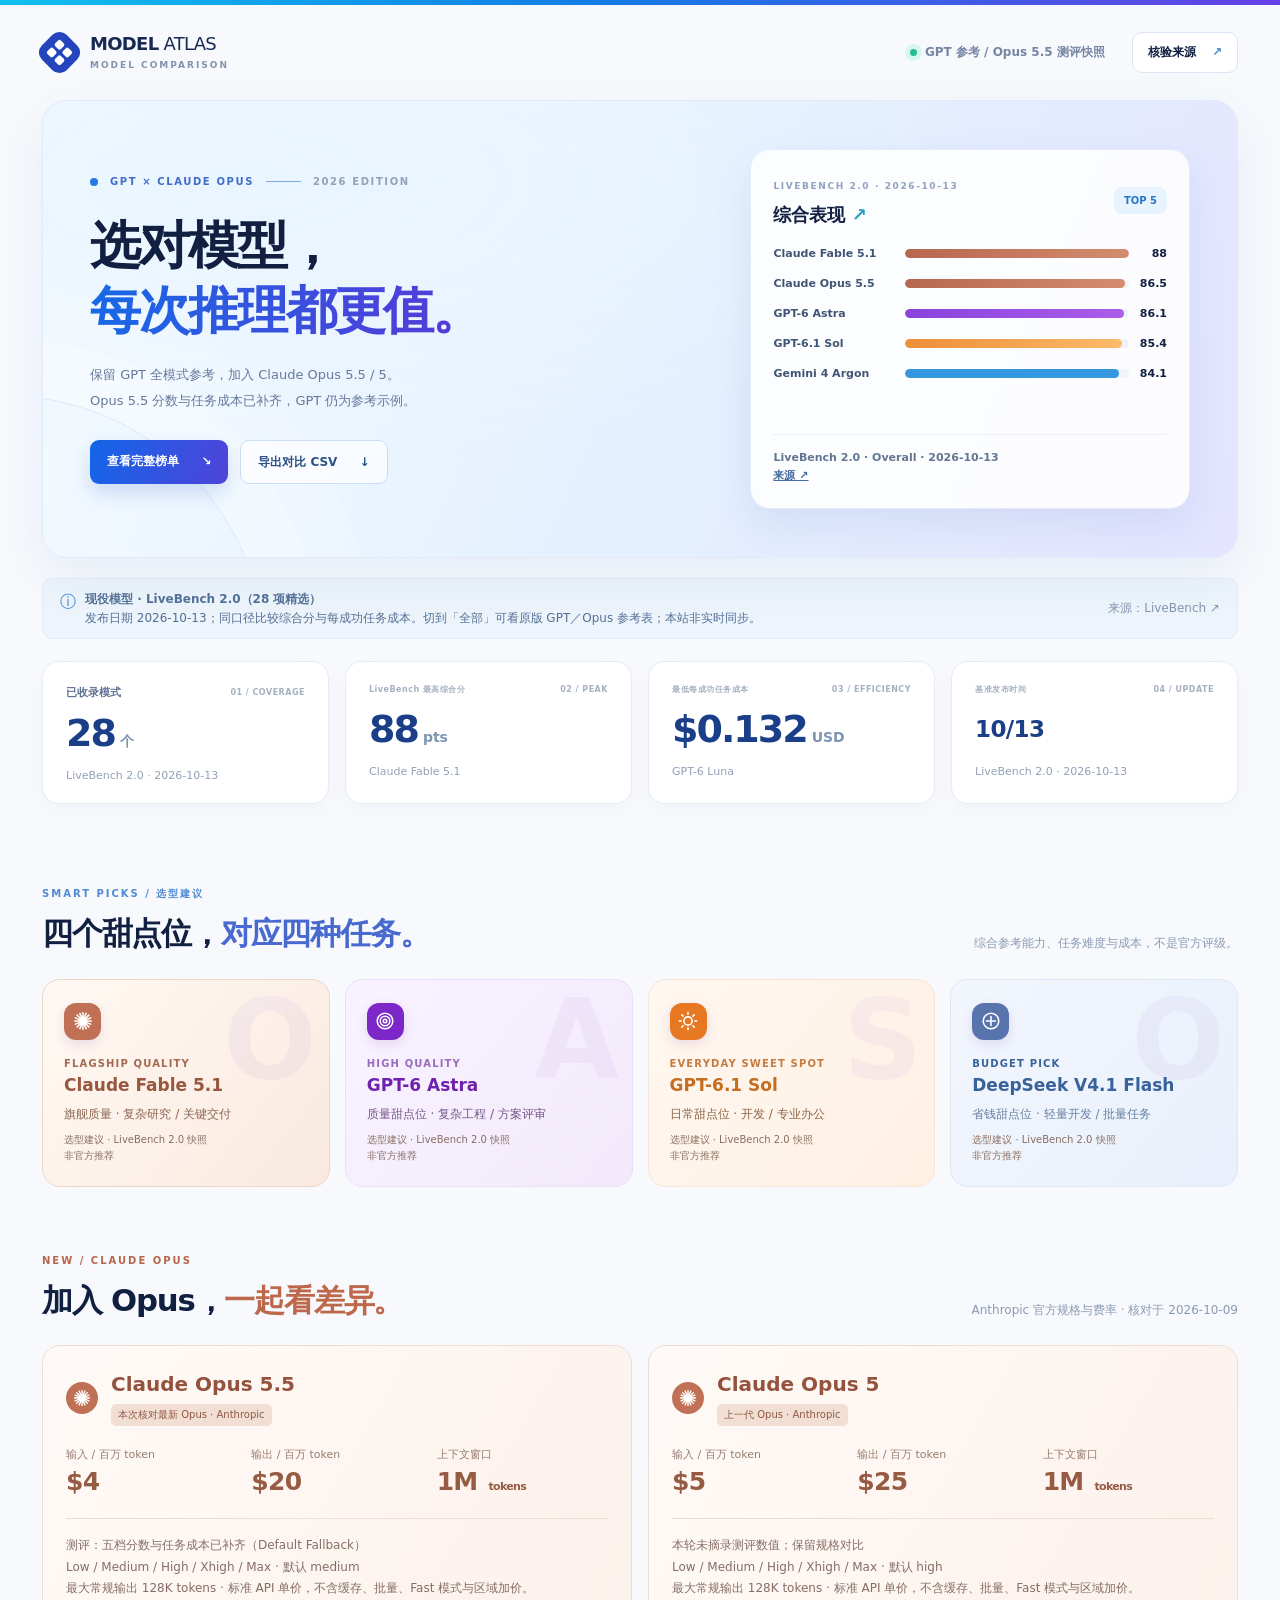
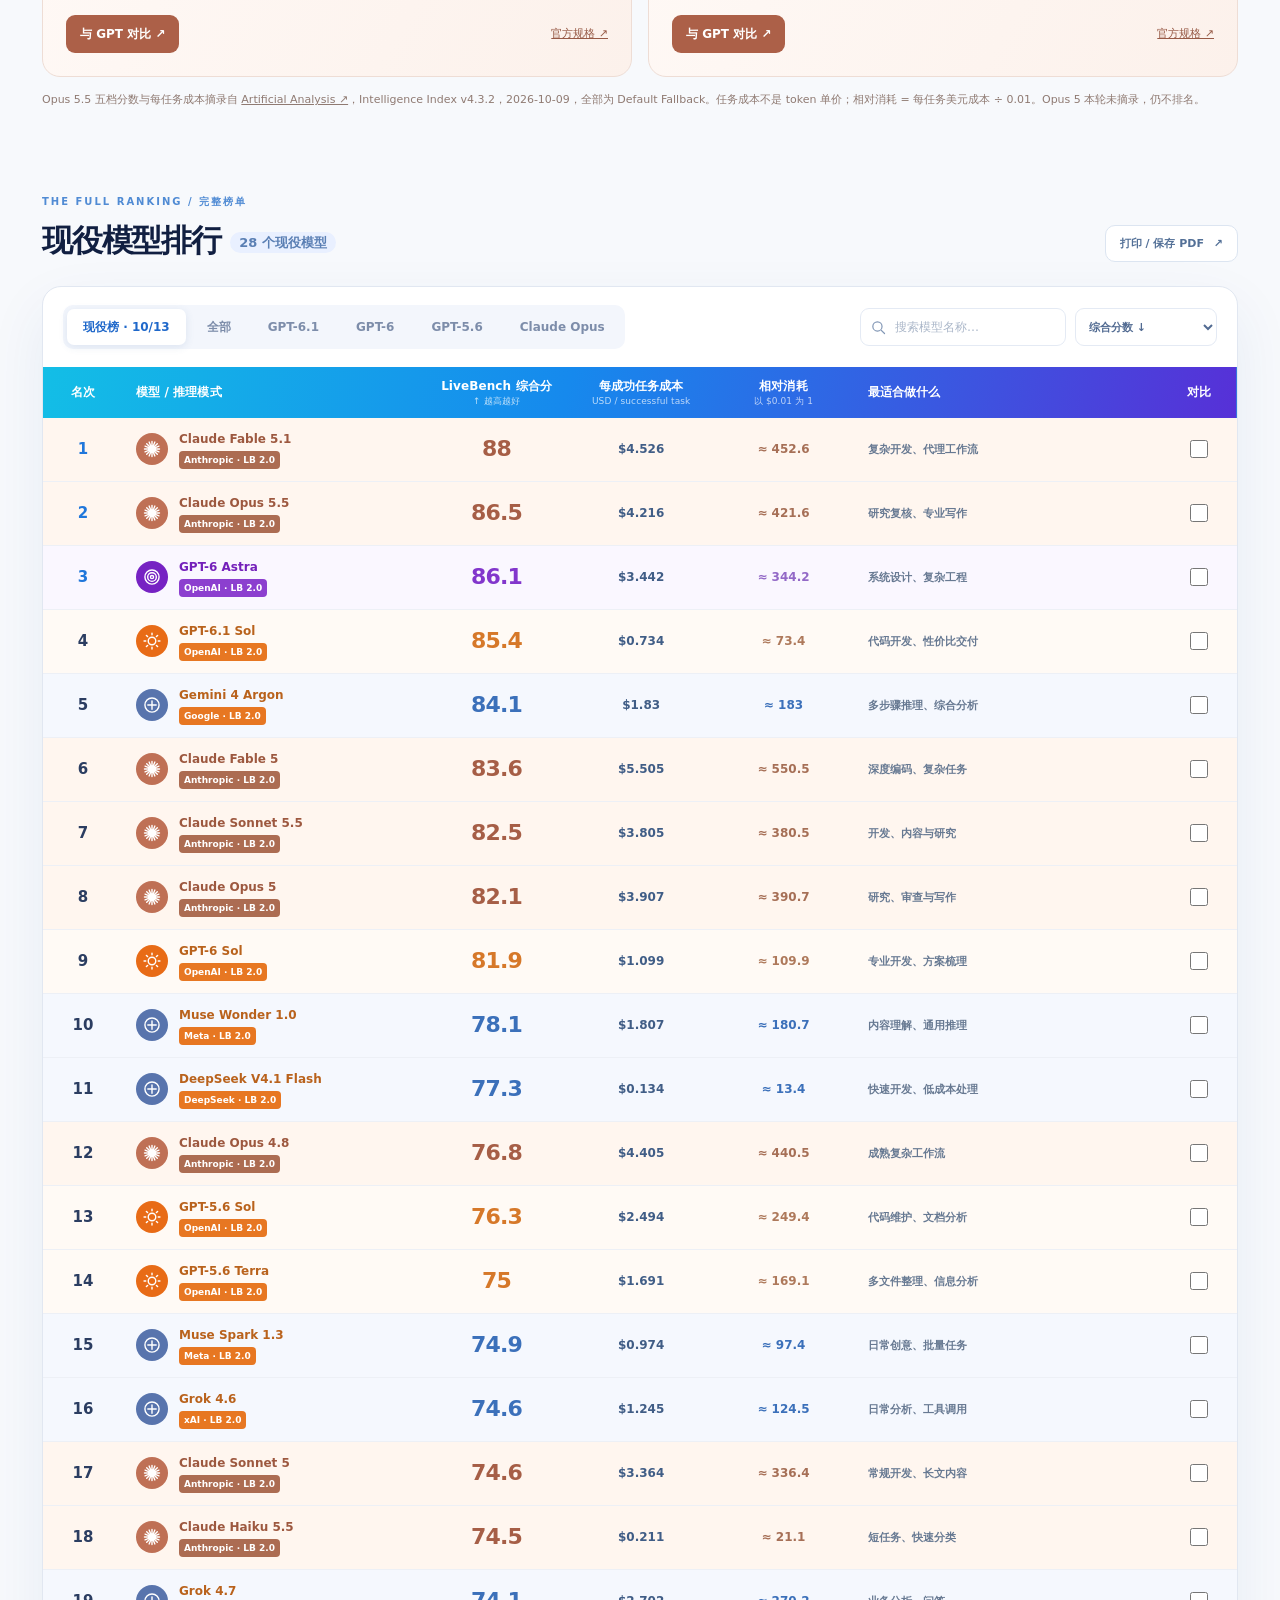
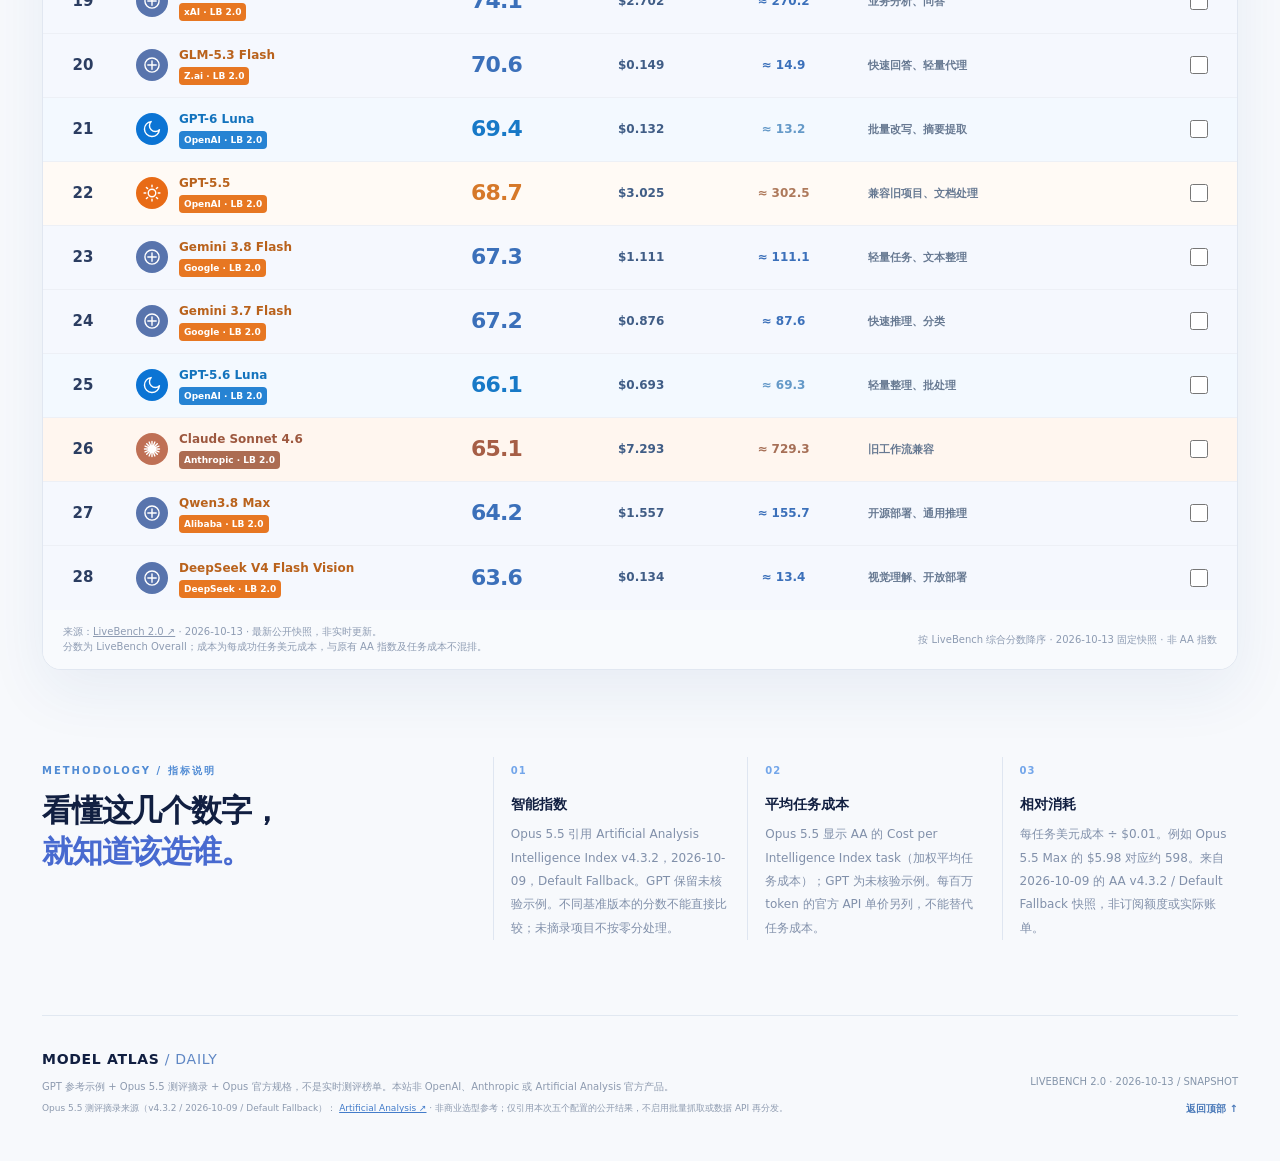
<file: index.html>
<!doctype html>
<html lang="zh-CN">
<head>
  <meta charset="UTF-8">
  <meta name="viewport" content="width=device-width, initial-scale=1, viewport-fit=cover">
  <meta name="theme-color" content="#f6f8fc">
  <meta name="description" content="MODEL ATLAS：GPT 参考模式与 Claude Opus 对比。保留 35 条 GPT 演示数据，补充 Opus 5.5 五档 AA Intelligence Index v4.3.2 分数与每任务成本（2026-10-09，Default Fallback）。GPT 示例未核验；Opus 5 本轮未摘录。">
  <title>MODEL ATLAS · GPT × Claude Opus 模型对比</title>
  
  <style>
:root{--navy:#111f41;--blue:#1677e7;--deep:#124aaa;--muted:#6f7d9b;--line:#e5eaf3;--paper:#f7f9fc;--white:#fff;--purple:#7622c3;--orange:#e86b16;--green:#148d7a;--moon:#0b74d4;--shadow:0 22px 60px rgba(31,68,137,.07)}
*{box-sizing:border-box}html{scroll-behavior:smooth}body{margin:0;background:var(--paper);color:var(--navy);font-family:Inter,"PingFang SC","Microsoft YaHei",system-ui,-apple-system,sans-serif;line-height:1.55;-webkit-font-smoothing:antialiased}button,input,select{font:inherit}button{cursor:pointer}a{color:inherit;text-decoration:none}a:hover{text-decoration:none}.shell{width:min(1268px,calc(100% - 84px));margin:auto}.topline{height:5px;background:linear-gradient(90deg,#11c0ef 0%,#137be5 47%,#6740e6 100%)}.site-header{height:95px;display:flex;align-items:center;justify-content:space-between}.brand{display:flex;align-items:center;gap:13px;color:#192a51;font-size:18px;letter-spacing:-.7px;font-weight:900;line-height:1.05}.brand-light{font-weight:500}.brand small{display:block;font-size:9px;font-weight:700;color:#8293b2;letter-spacing:2px;margin-top:7px}.brand-mark{width:35px;height:35px;background:#2445bb;transform:rotate(45deg);display:grid;grid-template-columns:1fr 1fr;gap:3px;padding:8px;border-radius:10px;flex-shrink:0}.brand-mark span{background:white;border-radius:2px}.top-right{display:flex;align-items:center;gap:27px;font-size:12px;font-weight:650}.mini-label{display:flex;gap:8px;align-items:center;color:#7685a3}.ping{width:7px;height:7px;background:#28bc91;border-radius:50%;box-shadow:0 0 0 5px #d9f8ed}.source-btn{border:1px solid #dce5f3;background:#fff;border-radius:10px;padding:10px 15px}.source-btn:hover{border-color:#91bce9}.source-btn span{padding-left:12px;color:#438ac9}.hero{min-height:408px;position:relative;overflow:hidden;border:1px solid #e0eaf9;box-shadow:0 18px 54px rgba(33,84,173,.08);border-radius:25px;background:radial-gradient(ellipse at 18% 18%,#e9f5ff 0%,transparent 53%),linear-gradient(114deg,#f4faff 5%,#e4f0ff 55%,#e4e4ff 100%);padding:48px 47px;display:grid;grid-template-columns:1.2fr .85fr;gap:40px;align-items:center}.hero:after{content:"";position:absolute;width:520px;height:520px;border:1px solid rgba(74,133,230,.12);border-radius:50%;left:-300px;bottom:-360px;box-shadow:0 0 0 57px rgba(255,255,255,.19),0 0 0 110px rgba(255,255,255,.13);pointer-events:none}.hero-copy,.hero-chart{position:relative;z-index:1}.eyebrow{font-weight:850;font-size:10px;letter-spacing:1.6px;color:#416dc9;display:flex;align-items:center;gap:12px;flex-wrap:wrap}.eyebrow-line{width:35px;border-top:1px solid #7ea9e4}.dot-fill{height:8px;width:8px;background:#2479e2;border-radius:50%}.eyebrow>span:last-child{color:#94a1b6}.hero h1{font-size:clamp(35px,4vw,57px);line-height:1.26;letter-spacing:-2.1px;margin:24px 0 19px;font-weight:890}.gradient-word{background:linear-gradient(95deg,#1769e5,#5639d8 95%);-webkit-background-clip:text;background-clip:text;color:transparent}.hero p{font-size:13px;line-height:2;color:#66789c;margin:0 0 26px}.hero-actions{display:flex;flex-wrap:wrap;gap:12px}.main-cta,.ghost-cta{border:0;border-radius:9px;padding:12px 17px;font-size:12px;font-weight:800}.main-cta{background:linear-gradient(110deg,#1266e8,#4f43d9);color:#fff;box-shadow:0 9px 20px rgba(33,94,207,.18)}.main-cta span,.ghost-cta span{padding-left:18px}.ghost-cta{border:1px solid #cbdcf4;background:rgba(255,255,255,.68);color:#2b5084}.hero-chart{background:rgba(255,255,255,.89);border:1px solid #e5ebf8;padding:22px;border-radius:20px;box-shadow:0 15px 38px rgba(47,86,161,.10);min-width:0}.chart-header,.chart-footer{display:flex;align-items:center;justify-content:space-between;gap:12px}.overline{font-size:9px;color:#91a1bf;font-weight:800;letter-spacing:1.6px}.chart-header h2{margin:4px 0 0;font-size:18px;font-weight:850}.sparkline{color:#24a1c4}.chart-pill{border-radius:8px;background:#e7f3ff;color:#2776c8;padding:6px 10px;font-size:10px;font-weight:850}.chart-bars{min-height:180px;margin-top:16px}.barline{display:grid;grid-template-columns:122px minmax(0,1fr) 28px;align-items:center;gap:10px;margin:13px 0;font-size:11px}.bar-label{white-space:nowrap;overflow:hidden;text-overflow:ellipsis;color:#405575;font-weight:750}.bar-track{width:100%;height:9px;background:#f0f3fa;border-radius:20px;overflow:hidden}.bar-fill{height:100%;border-radius:20px;background:#2874de}.bar-fill.purple{background:linear-gradient(90deg,#8943dc,#ab5deb)}.bar-fill.orange{background:linear-gradient(90deg,#ed8e38,#fcba6a)}.bar-fill.green{background:#24a990}.bar-fill.blue{background:#3497df}.bar-number{font-weight:900;font-variant-numeric:tabular-nums;text-align:right}.bar-skeleton{height:9px;margin:18px 0;background:#edf2fc;border-radius:10px;animation:shimmer 1.5s infinite}.bar-skeleton:nth-child(even){width:81%}@keyframes shimmer{50%{opacity:.37}}.chart-footer{border-top:1px solid #edf1f7;padding-top:14px;margin-top:9px;font-size:8px;font-weight:850;color:#a0acc1;letter-spacing:.65px}.status-banner{margin:20px 0 22px;display:flex;justify-content:space-between;gap:20px;flex-wrap:wrap;align-items:center;padding:11px 17px;color:#547197;background:#edf4fb;border:1px solid #e0ebf8;border-radius:10px;font-size:12px}.status-left{display:flex;align-items:center;gap:9px}.status-icon{color:#3886cf;font-size:16px}.status-demo{background:#fff8eb;border-color:#f4e5c7;color:#906d29}.status-demo .status-icon{color:#e58c27}.status-error{background:#fff0f0;border-color:#f4dada;color:#b45151}.status-right{color:#8595ad}.metrics{display:grid;grid-template-columns:repeat(4,minmax(0,1fr));gap:16px}.metric{border-radius:17px;background:#fff;border:1px solid #e7ebf3;box-shadow:0 8px 22px rgba(30,61,111,.027);padding:22px 23px 18px;min-height:143px;overflow:hidden}.metric-label{font-size:11px;font-weight:750;color:#5f7192;display:flex;align-items:center;justify-content:space-between;gap:8px}.metric-label>span{font-size:8px;color:#a5b0c0;white-space:nowrap;letter-spacing:.5px}.metric-value{font-size:38px;font-weight:880;letter-spacing:-2px;font-variant-numeric:tabular-nums;line-height:1.2;margin:15px 0 4px;color:#1a3e87}.metric-value small{font-weight:800;font-size:14px;color:#7f94b3;letter-spacing:0}.metric-value.small-time{font-size:23px;letter-spacing:-.6px;margin-top:20px}.metric p{white-space:nowrap;text-overflow:ellipsis;overflow:hidden;font-size:11px;color:#92a0b7;margin:0}.recommendation{margin-top:76px}.section-top{display:flex;align-items:end;justify-content:space-between;gap:20px;margin-bottom:24px}.section-kicker{font-size:10px;font-weight:900;letter-spacing:2px;color:#508bd4}.section-top h2,.explain h2{font-size:clamp(25px,2.4vw,31px);line-height:1.35;letter-spacing:-1.2px;margin:8px 0 0;font-weight:850}.section-top h2 em,.explain h2 em{font-style:normal;color:#486ad0}.section-top>p{font-size:12px;color:#8b9ab2;margin-bottom:2px}.pick-grid{display:grid;grid-template-columns:repeat(4,minmax(0,1fr));gap:15px}.pick{position:relative;min-height:181px;padding:23px 21px;border-radius:18px;border:1px solid #eadffb;background:linear-gradient(130deg,#f9f2ff,#f2eafa);overflow:hidden}.pick.sol{background:linear-gradient(128deg,#fff7f0,#fef0e3);border-color:#f7e5d7}.pick.luna{background:linear-gradient(128deg,#eaf6ff,#e4f0fc);border-color:#dbeafa}.pick.terra{background:linear-gradient(128deg,#eafbf7,#e0f5ed);border-color:#d7efe5}.pick-symbol{display:flex;align-items:center;justify-content:center;width:37px;height:37px;background:#7d27c8;color:#fff;border-radius:12px;font-size:21px;box-shadow:0 4px 12px rgba(110,42,164,.13)}.pick.sol .pick-symbol{background:#e87721}.pick.luna .pick-symbol{background:#167dd4}.pick.terra .pick-symbol{background:#188d7c}.pick-tag{font-size:10px;color:#9a6cbe;font-weight:900;letter-spacing:1.15px;margin-top:16px}.pick.sol .pick-tag{color:#c47c41}.pick.luna .pick-tag{color:#598db5}.pick h3{font-size:17px;margin:2px 0 6px;color:#6f22ae;white-space:nowrap;overflow:hidden;text-overflow:ellipsis}.pick.sol h3{color:#c56d21}.pick.luna h3{color:#1364a4}.pick p{color:#876ca0;font-size:11px;line-height:1.5;margin:0}.pick.sol p{color:#ae8664}.pick.luna p{color:#6e9cbd}.pick-letter{position:absolute;right:12px;top:-25px;font-size:110px;font-weight:900;color:#b18edb;opacity:.09;pointer-events:none}.pick.placeholder{background:#f0f3f9;border-color:#e6ebf6}.board-section{margin-top:77px;scroll-margin-top:30px}.board-count{vertical-align:middle;font-size:13px;font-weight:750;color:#5a7fb4;background:#e9f0ff;border-radius:20px;padding:3px 9px;letter-spacing:0}.print-btn{background:#fff;border:1px solid #dce5f1;color:#537097;padding:9px 14px;border-radius:10px;font-size:11px;font-weight:800}.print-btn span{margin-left:6px}.board-panel{background:#fff;border:1px solid #e1e7f1;border-radius:19px;overflow:hidden;box-shadow:var(--shadow)}.filters{padding:18px 20px;display:flex;align-items:center;justify-content:space-between;gap:15px;flex-wrap:wrap}.tab-group{display:flex;gap:5px;flex-wrap:wrap;border-radius:10px;background:#f3f6fc;padding:4px}.filter-tab{border:0;border-radius:7px;background:transparent;padding:9px 16px;color:#7d8daa;font-size:12px;font-weight:800}.filter-tab.active{background:#fff;color:#2468d1;box-shadow:0 2px 8px rgba(59,95,156,.12)}.filter-tools{display:flex;gap:9px;align-items:center;flex-wrap:wrap}.searchbox,.sortbox{height:38px;display:flex;align-items:center;border-radius:9px;border:1px solid #e4eaf4;background:white}.searchbox:focus-within,.sortbox:focus-within{border-color:#5299e7;box-shadow:0 0 0 3px #e7f3ff}.searchbox span{padding-left:10px;color:#8196b5;font-size:23px;line-height:0}.searchbox input{border:none;outline:none;width:170px;height:100%;padding:0 10px;color:#1c2c4d;font-size:12px;background:transparent}.searchbox input::placeholder{color:#abb7c9}.sortbox select{border:0;outline:0;background:transparent;color:#526b92;font-weight:750;font-size:11px;padding:0 9px;cursor:pointer}.table-scroller{overflow-x:auto}.ranking-table{border-spacing:0;border-collapse:separate;table-layout:fixed;width:100%;min-width:1015px}.ranking-table thead{background:linear-gradient(105deg,#13bee6,#1689ed 44%,#5730d7 100%);color:white}.ranking-table th{height:49px;font-size:12px;font-weight:850;text-align:left;letter-spacing:.1px;padding:10px 13px;white-space:nowrap}.ranking-table th:first-child{padding-left:21px}.ranking-table th small{display:block;font-size:9px;opacity:.7;font-weight:500;line-height:1.3}.ranking-table tbody tr{height:51px;transition:background .15s}.ranking-table tbody tr:hover{filter:brightness(.99)}.ranking-table td{font-size:12px;padding:9px 13px;border-bottom:1px solid #edf0f6;vertical-align:middle}.ranking-table tbody tr:last-child td{border-bottom:0}.ranking-table tbody tr.family-astra{background:#faf7ff}.ranking-table tbody tr.family-sol{background:#fffaf5}.ranking-table tbody tr.family-terra{background:#f2fcf8}.ranking-table tbody tr.family-luna{background:#f3f9ff}.col-rank{width:68px}.col-model{width:255px}.col-index{width:125px}.col-usd{width:121px}.col-relative{width:121px}.col-best{width:260px}.col-compare{width:65px}.rank-number{font-size:15px;font-weight:850;color:#2b3d61;font-variant-numeric:tabular-nums}.rank-number.top3{color:#2077db}.model-cell{display:flex;align-items:center;gap:11px}.model-icon{height:31px;width:31px;flex:0 0 31px;display:grid;place-items:center;font-size:21px;font-weight:bold;border-radius:50%;color:white;background:var(--orange)}.family-astra .model-icon{background:var(--purple)}.family-terra .model-icon{background:var(--green)}.family-luna .model-icon{background:var(--moon)}.model-name{font-weight:840;color:#b9621c;line-height:1.3}.family-astra .model-name{color:#7420ba}.family-terra .model-name{color:#168a75}.family-luna .model-name{color:#1373bd}.model-badge{display:inline-block;font-size:9px;border-radius:4px;color:#fff;background:#e77722;padding:2px 5px;margin-top:4px;font-weight:750}.family-astra .model-badge{background:#8c3fcf}.family-luna .model-badge{background:#2683d3}.score-val{font-variant-numeric:tabular-nums;font-weight:900;font-size:22px;color:#d67829;letter-spacing:-.8px}.family-astra .score-val{color:#8236cc}.family-terra .score-val{color:#11907b}.family-luna .score-val{color:#1779c7}.delta{color:#a0aabd;font-size:10px;padding-left:5px;font-weight:650}.delta.up{color:#139772}.delta.down{color:#d57358}.usd-cell{font-weight:760;color:#405d86;font-variant-numeric:tabular-nums}.relative-cell{font-weight:790;color:#ae795b;font-variant-numeric:tabular-nums}.family-astra .relative-cell{color:#9369c7}.family-luna .relative-cell{color:#6499c8}.family-terra .relative-cell{color:#6aa794}.best-cell{color:#677992;font-weight:620;font-size:11px!important}.compare-checkbox{width:16px;height:16px;accent-color:#336be5;cursor:pointer}.empty-row{text-align:center;padding:40px 16px!important;color:#8a9ab0}.board-footer{padding:14px 20px;display:flex;align-items:center;justify-content:space-between;gap:15px;flex-wrap:wrap;background:#f8fafd;color:#8d9bb2;font-size:10px}.explain{margin:87px 0 75px;display:grid;grid-template-columns:.85fr 1.6fr;gap:55px;align-items:start}.explain-grid{display:grid;grid-template-columns:repeat(3,minmax(0,1fr));gap:18px}.explain-grid article{border-left:1px solid #dfe6f1;padding-left:17px}.explain-num{color:#73a6ea;font-size:10px;font-weight:850;letter-spacing:1px}.explain-grid h3{margin:12px 0 8px;font-size:14px}.explain-grid p{font-size:11px;line-height:1.95;color:#8190aa;margin:0}.footer{border-top:1px solid #e1e8f1;padding:33px 0 45px;display:flex;justify-content:space-between;gap:20px;align-items:end}.footer-logo{font-weight:900;font-size:14px;letter-spacing:.7px}.footer-logo span{font-weight:500;color:#5f87c4}.footer p{font-size:10px;margin:8px 0 0;color:#8d9aaf}.footer .legal{font-size:9px}.legal a{color:#437cca;text-decoration:underline}.foot-right{font-size:10px;color:#8595aa;display:flex;flex-direction:column;align-items:end;gap:11px}.foot-right a{color:#4b7ab9;font-weight:750}.compare-dock{position:fixed;bottom:28px;left:50%;transform:translateX(-50%);z-index:30;background:#1b2855;border:1px solid #4c5c91;box-shadow:0 18px 50px #101c4e45;color:white;padding:10px 12px 10px 21px;border-radius:15px;display:flex;gap:25px;align-items:center;font-size:13px;white-space:nowrap}.compare-dock[hidden]{display:none}.compare-dock strong{font-size:18px}.dock-clear{border:0;background:transparent;color:#aebddd;font-size:12px}.dock-open{border:0;border-radius:9px;color:white;background:#4378ed;padding:11px 15px;font-size:12px;font-weight:750}.dock-open span{padding-left:14px}.compare-dialog{width:min(850px,calc(100vw - 30px));max-height:calc(100vh - 45px);overflow-y:auto;border:none;border-radius:23px;padding:30px;background:#fff;color:#21365b;box-shadow:0 40px 120px rgba(6,20,52,.23)}.compare-dialog::backdrop{background:rgba(9,21,49,.55);backdrop-filter:blur(5px)}.dialog-head{display:flex;align-items:start;justify-content:space-between;gap:20px}.dialog-head h2{font-size:27px;margin:5px 0 20px}.dialog-close{border:0;background:#f0f4fa;border-radius:50%;width:35px;height:35px;font-size:24px;color:#637999}.compare-cards{display:grid;grid-template-columns:repeat(3,1fr);gap:13px}.compare-card{border:1px solid #e4eaf4;background:#f8faff;padding:18px;border-radius:13px;min-width:0}.compare-card strong{font-size:15px}.compare-card p{color:#8495af;font-size:11px;margin:4px 0 17px}.comparison-field{border-top:1px solid #e4eaf4;padding:11px 0 0;margin-top:11px}.comparison-field small{display:block;color:#8b9ab0;font-size:11px}.comparison-field b{font-size:26px;color:#345fc4;font-variant-numeric:tabular-nums}.comparison-field:last-child b{font-size:18px}.dialog-note{font-size:11px;color:#8496ae;margin-top:22px}.sr-only{position:absolute;width:1px;height:1px;padding:0;margin:-1px;overflow:hidden;clip:rect(0,0,0,0);white-space:nowrap;border:0}
@media(max-width:1100px){.shell{width:min(100% - 46px,1200px)}.hero{padding:35px;gap:24px}.hero h1{font-size:42px}.metric{padding:18px 15px}.metric-label>span{display:none}.pick{padding:20px 14px}.pick h3{font-size:15px}.explain{gap:28px}}
@media(max-width:800px){.site-header{height:78px}.hero{grid-template-columns:1fr;gap:20px;padding:30px}.hero h1{font-size:clamp(34px,7vw,48px)}.hero-chart{max-width:100%}.metrics{grid-template-columns:repeat(2,minmax(0,1fr))}.pick-grid{grid-template-columns:repeat(2,minmax(0,1fr))}.recommendation,.board-section{margin-top:52px}.explain{grid-template-columns:1fr;margin-top:65px}.explain-grid{gap:20px}.section-top{align-items:start}.section-top>p{max-width:175px;text-align:right}.metric{min-height:130px}}
@media(max-width:540px){.shell{width:calc(100% - 28px)}.site-header{height:72px}.brand{font-size:16px}.brand-mark{width:30px;height:30px}.top-right{gap:0}.top-right .mini-label{display:none}.source-btn{padding:9px 11px;font-size:11px}.hero{border-radius:18px;padding:23px 21px;gap:23px}.eyebrow{font-size:9px;letter-spacing:.6px;gap:6px}.eyebrow-line{width:15px}.hero h1{font-size:36px;line-height:1.3;letter-spacing:-1.6px;margin:17px 0}.hero p{font-size:11px;line-height:1.9}.desktop-br{display:none}.hero-actions{gap:9px}.main-cta,.ghost-cta{padding:10px 12px;font-size:11px}.main-cta span,.ghost-cta span{padding-left:7px}.hero-chart{padding:19px}.chart-footer{font-size:7px}.barline{grid-template-columns:114px minmax(0,1fr) 25px}.status-banner{margin:14px 0 15px;font-size:10px;gap:5px}.metrics{gap:9px}.metric{padding:15px 14px 13px;min-height:112px;border-radius:13px}.metric-label{font-size:10px}.metric-value{font-size:31px;margin:10px 0 2px}.metric-value.small-time{font-size:20px}.metric p{font-size:9px}.section-top{display:block;margin-bottom:17px}.section-top h2,.explain h2{font-size:24px}.section-top>p{margin:8px 0 0;text-align:left;max-width:none}.pick-grid{gap:10px}.pick{min-height:158px;padding:16px 12px;border-radius:13px}.pick-symbol{width:32px;height:32px;border-radius:10px;font-size:19px}.pick-tag{font-size:9px;margin-top:13px}.pick h3{font-size:13px}.pick p{font-size:10px}.filters{padding:12px}.tab-group{gap:0;width:100%;justify-content:space-between}.filter-tab{padding:8px 10px;font-size:11px}.filter-tools{width:100%;display:grid;grid-template-columns:1fr auto}.searchbox input{width:100%;min-width:0}.board-panel{border-radius:12px}.print-btn{margin-top:12px}.explain-grid{grid-template-columns:1fr;gap:19px}.explain-grid article{border-left:none;border-top:1px solid #e1e7f0;padding:14px 0 0}.footer{display:block}.foot-right{margin-top:22px;align-items:start}.compare-dock{width:calc(100% - 26px);bottom:12px;gap:10px;justify-content:space-between;padding:9px;font-size:11px}.compare-dialog{padding:20px}.compare-cards{grid-template-columns:1fr}.footer .legal{line-height:1.8}}
@media print{.site-header,.hero-actions,.filters,.print-btn,.compare-dock,.source-btn,.compare-dialog{display:none!important}.shell{width:100%}.hero{min-height:0;padding:20px;box-shadow:none}.hero-chart{display:none}.hero h1{font-size:30px}.metrics{grid-template-columns:repeat(4,1fr)}.recommendation,.board-section{margin-top:20px}.pick{min-height:120px}.ranking-table{min-width:0!important}.ranking-table th,.ranking-table td{font-size:9px;padding:5px}.col-compare{display:none}.ranking-table td:last-child,.ranking-table th:last-child{display:none}.col-model{width:200px}.col-best{width:200px}.ranking-table tbody tr{height:35px}.model-icon{width:19px;height:19px;flex-basis:19px;font-size:14px}.score-val{font-size:15px}.explain{margin:20px 0}.footer{padding:12px 0}body{background:white;-webkit-print-color-adjust:exact;print-color-adjust:exact}}

/* UI refinement only: keep the approved layout, palette and all reference data. */
.model-icon,.pick-symbol{display:inline-flex;align-items:center;justify-content:center;flex-shrink:0;padding:0;line-height:0;box-sizing:border-box;overflow:hidden}
.model-icon{width:32px;height:32px;flex:0 0 32px}
.icon-glyph{display:block;width:20px;height:20px;flex:none;overflow:visible}
.pick-symbol .icon-glyph{width:22px;height:22px}
.model-cell{gap:11px;min-width:0}
.model-cell>div{min-width:0}
.model-name{line-height:1.4;font-weight:750}
.model-badge{line-height:1.4;margin-top:4px}
.ranking-table tbody tr{height:56px}
.ranking-table th:first-child{padding-left:13px}
.ranking-table th:nth-child(1),.ranking-table th:nth-child(3),.ranking-table th:nth-child(4),.ranking-table th:nth-child(5),.ranking-table th:nth-child(7),.ranking-table td:nth-child(1),.ranking-table td:nth-child(3),.ranking-table td:nth-child(4),.ranking-table td:nth-child(5),.ranking-table td:nth-child(7){text-align:center}
.score-val,.usd-cell,.relative-cell,.rank-number{font-variant-numeric:tabular-nums;white-space:nowrap}
.compare-checkbox{display:block;width:18px;height:18px;margin:0 auto}
.ranking-table tr:has(.compare-checkbox:checked){box-shadow:inset 3px 0 0 #4378ed}
.metric{display:grid;grid-template-rows:auto minmax(46px,auto) auto;gap:10px;align-content:start}
.metric-value,.metric-value.small-time{display:flex;align-items:baseline;gap:5px;min-width:0;min-height:46px;margin:0;white-space:nowrap}
.metric-value.small-time{align-items:center}
.metric-value small{flex:none}
.pick{display:flex;flex-direction:column;align-items:flex-start}
.pick h3{white-space:normal;overflow:visible;text-overflow:clip;line-height:1.45;overflow-wrap:anywhere;font-weight:750}
.pick p{font-size:12px;line-height:1.7;color:#765688}
.pick.sol p{color:#8d6546}
.pick.luna p{color:#517b9c}
.searchbox>span{display:grid;place-items:center;flex:0 0 34px;width:34px;height:100%;padding:0;line-height:1}
.ui-search-icon{display:block;width:17px;height:17px}
.searchbox input{padding-left:0;min-width:0}
.sortbox select{min-height:36px}
.status-left{align-items:flex-start;min-width:0}
.status-icon{flex:none;line-height:1.45}
.explain-grid p{font-size:12px}
.table-scroller{overscroll-behavior-x:contain;scrollbar-width:thin;scrollbar-color:#c6d6eb #f4f7fc}
.table-scroll-hint{display:none;align-items:center;justify-content:space-between;gap:8px;padding:0 16px 10px;color:#617ba0;font-size:11px}
.table-scroll-hint span:last-child{color:#3377cd;font-size:15px;line-height:1}
.filter-tab:focus-visible,.source-btn:focus-visible,.main-cta:focus-visible,.ghost-cta:focus-visible,.print-btn:focus-visible,.dock-open:focus-visible,.dock-clear:focus-visible,.dialog-close:focus-visible,.compare-checkbox:focus-visible,.table-scroller:focus-visible{outline:2px solid #4f8df3;outline-offset:3px}
.dialog-close{display:grid;place-items:center;line-height:1;padding:0;flex:none}
@media(max-width:1100px){.table-scroll-hint{display:flex}}
@media(max-width:540px){
  .metric{gap:7px;grid-template-rows:auto minmax(38px,auto) auto}
  .metric-value,.metric-value.small-time{min-height:38px;margin:0}
  .metric-value small{font-size:11px;letter-spacing:0}
  #minCost{font-size:clamp(18px,5.8vw,26px);letter-spacing:-.8px;gap:4px}
  .metric p{font-size:10px}
  .pick h3{min-height:2.9em;margin-top:4px;margin-bottom:5px}
  .pick-tag{min-height:2.8em;display:flex;align-items:flex-end;line-height:1.4;margin-top:12px}
  .pick p{font-size:11px;line-height:1.65}
  .pick-symbol .icon-glyph{width:21px;height:21px}
  .filter-tab{min-height:38px}
  .searchbox,.sortbox{height:42px}
  .filter-tools{grid-template-columns:minmax(0,1fr) auto}
  .dialog-close{width:42px;height:42px}
  .table-scroll-hint{padding:0 13px 10px}
}
@media(prefers-reduced-motion:reduce){html{scroll-behavior:auto}.bar-skeleton{animation:none}.ranking-table tbody tr{transition:none}}
@media print{.table-scroll-hint{display:none}.table-scroller{overflow:visible}.model-icon{width:19px;height:19px;flex-basis:19px}.model-icon .icon-glyph{width:13px;height:13px}.ranking-table tbody tr{height:35px}.metric-value{font-size:30px}.metric-value.small-time{font-size:20px}}


/* Opus addition: retain the approved layout, colors and centered SVG icons. */
.opus-section{margin-top:60px}.opus-section .section-kicker{color:#b6664a}.opus-section h2 em{color:#bd674b}
.opus-model-grid{display:grid;grid-template-columns:repeat(2,minmax(0,1fr));gap:16px}
.opus-model-card{border:1px solid #eeddd5;border-radius:18px;background:linear-gradient(120deg,#fffaf7,#fcf1eb);padding:23px}
.opus-card-head{display:flex;gap:13px;align-items:center}.opus-model-card h3{margin:0;color:#95533e;font-size:20px}.opus-model-card .model-icon,.family-opus .model-icon{background:#bf7055}
.opus-version-badge{font-size:10px;padding:3px 7px;background:#f2dfd4;border-radius:5px;color:#8f5744;display:inline-block;margin-top:4px}
.opus-price-grid{display:grid;grid-template-columns:repeat(3,minmax(0,1fr));gap:14px;margin:20px 0 16px;padding-bottom:16px;border-bottom:1px solid #eeddd5}
.opus-price-grid small{display:block;font-size:11px;color:#997c70}.opus-price-grid strong{font-size:25px;letter-spacing:-.7px;color:#975b43;white-space:nowrap}.opus-price-grid strong span{font-size:11px;margin-left:3px}
.opus-meta{font-size:12px;color:#866e66;line-height:1.8;margin:0 0 15px}.opus-actions{display:flex;align-items:center;justify-content:space-between;gap:12px}
.opus-compare-btn{background:#ac6048;color:#fff;padding:10px 14px;border:0;border-radius:9px;font-size:12px;font-weight:750}.opus-source{font-size:11px;color:#975a46;text-decoration:underline;white-space:nowrap}
.opus-disclosure{font-size:11px;line-height:1.85;color:#8f7a72;margin:13px 0 0}.filter-tab.opus-tab.active{color:#a65e45}
.ranking-table tbody tr.family-opus{background:#fff6ef}.family-opus .model-name{color:#9d583f}.family-opus .model-badge{background:#ac6c52}
.cell-note{display:block;font-size:10px;font-weight:500;color:#8d97a9;margin-top:3px;line-height:1.5}.missing-val{font-size:12px;font-weight:600;color:#8793a6;white-space:nowrap}.unranked{font-size:10px;font-weight:600;color:#8c97a9}
.model-api-note{font-size:10px;color:#9e7a69;margin-top:4px;line-height:1.5}.model-api-note a{text-decoration:underline}
.benchmark-divider td{background:#f4f6fa!important;color:#6b7d99;font-size:11px;font-weight:650;padding:11px 20px!important;text-align:left!important}
.compare-cards{grid-template-columns:repeat(var(--compare-cols,3),minmax(0,1fr))}.compare-cards .comparison-field{min-height:70px}.compare-cards .comparison-field:last-of-type{min-height:100px}
.comparison-field .spec-text{font-size:14px;line-height:1.6;display:block;color:#536d91;margin-top:4px}.comparison-field .price-value{font-size:19px}
.compare-card .source-detail{font-size:11px;line-height:1.7;margin-bottom:8px;min-height:3.4em}.compare-card.family-opus{border-color:#e6cabc;background:#fff9f5}.compare-card.family-opus .comparison-field{border-color:#eeddd5}.compare-card.family-opus .comparison-field b{color:#9f6047}
.compare-card-top{display:flex;align-items:center;gap:9px;margin-bottom:5px}.comparison-source{font-size:11px;color:#93614c;text-decoration:underline;display:inline-block;margin-top:12px}
.comparison-caveat{padding:11px 14px;border-radius:9px;background:#fff4e6;color:#936a35;font-size:12px;line-height:1.7;margin:0 0 16px}
.opus-compare-btn:focus-visible,.opus-source:focus-visible{outline:2px solid #a95f47;outline-offset:3px}
@media(max-width:800px){.opus-section{margin-top:48px}.opus-model-card{padding:18px}.opus-model-card h3{font-size:18px}}
@media(max-width:540px){.opus-model-grid{grid-template-columns:1fr}.compare-cards{grid-template-columns:1fr}.compare-cards .comparison-field:last-of-type{min-height:0}.opus-model-card{padding:19px}.tab-group{justify-content:flex-start;gap:2px}.filter-tab{padding:8px 10px}.status-banner .status-right{width:100%}.compare-card .source-detail{min-height:0}}
@media print{.opus-actions{display:none}.opus-section{margin-top:20px}.opus-model-grid{grid-template-columns:repeat(2,1fr)}.opus-model-card{padding:12px}.opus-price-grid{margin:10px 0}}


/* Five cited Opus 5.5 figures, not an automated third-party dataset mirror. */
.family-opus .score-val{color:#a65e46}.family-opus .relative-cell{color:#a66f56}
.bar-fill.opus{background:linear-gradient(90deg,#b7674e,#d48c6e)}
.pick.opus{background:linear-gradient(128deg,#fff9f3,#f9e9df);border-color:#eed6c8}
.pick.opus .pick-symbol{background:#bf7055}.pick.opus .pick-tag{color:#a46a52}.pick.opus h3{color:#97583f}.pick.opus p{color:#8d6552}
.pick-citation{font-size:10px;line-height:1.55;color:#896e60;margin-top:8px}
.benchmark-attribution{display:block;font-size:11px;letter-spacing:0;line-height:1.7;color:#627591}
.benchmark-attribution>span{display:block}.benchmark-attribution a{color:#466b9e;text-decoration:underline}
.opus-disclosure a,.board-footer a{text-decoration:underline}

</style>

<style id="uniform-ranking-row-layout">
/* Latest-source data reuses the approved cards and 64px rows. */
.pick.other{background:linear-gradient(128deg,#f2f6fd,#e9f0fb);border-color:#dde7f8}
.pick.other .pick-symbol,.family-other .model-icon{background:#5874ad}
.pick.other .pick-tag,.pick.other h3{color:#38629a}
.pick.other p{color:#6681a3}
.ranking-table tbody tr.family-other{background:#f5f8fe}
.family-other .score-val,.family-other .relative-cell{color:#3b70ba}
.family-opus .model-name{white-space:nowrap;overflow:hidden;text-overflow:ellipsis}
.filter-tab[data-family="latest"].active{color:#1f68ca}
@media(max-width:540px){.tab-group{justify-content:flex-start;gap:2px}}

/* Layout-only fix. All model records, scores, costs and source notes stay unchanged. */
.ranking-table tbody > tr[data-model-id]{height:64px}
.ranking-table tbody > tr[data-model-id] > td{height:64px;padding:8px 13px;vertical-align:middle}
.ranking-table tbody > tr[data-model-id] .model-cell{min-width:0;align-items:center}
.ranking-table tbody > tr[data-model-id] .model-cell > div{min-width:0;max-height:44px;overflow:hidden}
.ranking-table tbody > tr[data-model-id] .model-name{display:block;line-height:20px;white-space:nowrap;overflow:hidden;text-overflow:ellipsis}
.ranking-table tbody > tr[data-model-id] .model-badge{max-width:100%;line-height:14px;margin-top:2px;padding:2px 5px;vertical-align:top;white-space:nowrap;overflow:hidden;text-overflow:ellipsis}
/* Extended provenance and API rates remain accessible in the comparison dialog and Opus cards. */
.ranking-table tbody > tr[data-model-id] .model-api-note{display:none}
.ranking-table tbody > tr[data-model-id] > .best-cell{white-space:nowrap;overflow:hidden;text-overflow:ellipsis}
.ranking-table tbody > tr[data-model-id] .compare-checkbox{display:block;margin:0 auto}
@media print{
  .ranking-table tbody > tr[data-model-id],.ranking-table tbody > tr[data-model-id] > td{height:52px}
  .ranking-table tbody > tr[data-model-id] > td{padding:5px}
}
</style>
</head>
<body>
  <div class="topline"></div>
  <header class="site-header shell">
    <a class="brand" href="#top" aria-label="MODEL ATLAS 首页"><span class="brand-mark" aria-hidden="true"><span></span><span></span><span></span><span></span></span><span>MODEL<span class="brand-light"> ATLAS</span><small>MODEL COMPARISON</small></span></a>
    <div class="top-right"><span class="mini-label"><span class="ping"></span>GPT 参考 / Opus 5.5 测评快照</span><a href="https://artificialanalysis.ai/models" target="_blank" rel="noopener noreferrer" class="source-btn">核验来源 <span aria-hidden="true">↗</span></a></div>
  </header>

  <main id="top" class="shell">
    <section class="hero" aria-labelledby="headline">
      <div class="hero-copy">
        <div class="eyebrow"><span class="dot-fill"></span> GPT × CLAUDE OPUS <span class="eyebrow-line"></span> <span>2026 EDITION</span></div>
        <h1 id="headline">选对模型，<br><span class="gradient-word">每次推理都更值。</span></h1>
        <p>保留 GPT 全模式参考，加入 Claude Opus 5.5 / 5。<br class="desktop-br">Opus 5.5 分数与任务成本已补齐，GPT 仍为参考示例。</p>
        <div class="hero-actions"><a href="#leaderboard" class="main-cta">查看完整榜单 <span aria-hidden="true">↘</span></a><button type="button" class="ghost-cta" id="downloadCsv">导出对比 CSV <span aria-hidden="true">↓</span></button></div>
      </div>
      <div class="hero-chart" aria-label="前五名模型智能指数条形图">
        <div class="chart-header"><div><span class="overline" id="heroSourceLabel">REFERENCE COMPARISON</span><h2><span id="chartHeading">智能指数</span> <span class="sparkline">↗</span></h2></div><span class="chart-pill">TOP 5</span></div>
        <div id="heroBars" class="chart-bars"><div class="bar-skeleton"></div><div class="bar-skeleton"></div><div class="bar-skeleton"></div><div class="bar-skeleton"></div><div class="bar-skeleton"></div></div>
        <div class="chart-footer benchmark-attribution"><span>本站收录项的参考 TOP 5 · 非全站官方排名</span><span>Opus: <a href="https://artificialanalysis.ai/models/releases/comparisons/gpt-6-1-sol-vs-claude-opus-5-5" target="_blank" rel="noopener noreferrer">Artificial Analysis Intelligence Index v4.3.2 ↗</a><br>2026-10-09 · Default Fallback · GPT：未核验示例</span></div>
      </div>
    </section>

    <div class="status-banner" id="statusBanner" role="status"><div class="status-left"><span class="status-icon">◷</span> 正在读取榜单数据…</div></div>

    <section class="metrics" aria-label="榜单概览">
      <article class="metric"><span class="metric-label">已收录模式 <span>01 / COVERAGE</span></span><div class="metric-value" id="modelCount">— <small>个</small></div><p id="coverageNote">35 个 GPT 参考 + 10 个 Opus 档位</p></article>
      <article class="metric"><span class="metric-label"><span id="peakLabel">参考最高智能指数</span> <span>02 / PEAK</span></span><div class="metric-value" id="topScore">— <small>pts</small></div><p id="topModel">等待数据</p></article>
      <article class="metric"><span class="metric-label"><span id="lowCostLabel">示例最低任务成本</span> <span>03 / EFFICIENCY</span></span><div class="metric-value" id="minCost">— <small>USD</small></div><p id="minCostModel">等待数据</p></article>
      <article class="metric"><span class="metric-label"><span id="updateLabel">Opus 测评摘录</span> <span>04 / UPDATE</span></span><div class="metric-value small-time" id="lastCheck">—</div><p id="versionLabel">数据版本待获取</p></article>
    </section>

    <section class="recommendation" aria-labelledby="rec-title">
      <div class="section-top"><div><span class="section-kicker">SMART PICKS / 选型建议</span><h2 id="rec-title">四个甜点位，<em>对应四种任务。</em></h2></div><p>综合参考能力、任务难度与成本，不是官方评级。</p></div>
      <div class="pick-grid" id="picks"><div class="pick placeholder"></div><div class="pick placeholder"></div><div class="pick placeholder"></div><div class="pick placeholder"></div></div>
    </section>

<section class="opus-section" aria-labelledby="opus-title">
<div class="section-top"><div><span class="section-kicker">NEW / CLAUDE OPUS</span><h2 id="opus-title">加入 Opus，<em>一起看差异。</em></h2></div><p>Anthropic 官方规格与费率 · 核对于 2026-10-09</p></div>
<div class="opus-model-grid" id="opusModels"></div>
<p class="opus-disclosure">Opus 5.5 五档分数与每任务成本摘录自 <a href="https://artificialanalysis.ai/models/releases/comparisons/gpt-6-1-sol-vs-claude-opus-5-5" target="_blank" rel="noopener noreferrer">Artificial Analysis ↗</a>，Intelligence Index v4.3.2，2026-10-09，全部为 Default Fallback。任务成本不是 token 单价；相对消耗 = 每任务美元成本 ÷ 0.01。Opus 5 本轮未摘录，仍不排名。</p>
</section>
    <section id="leaderboard" class="board-section" aria-labelledby="board-title">
      <div class="section-top board-top"><div><span class="section-kicker">THE FULL RANKING / 完整榜单</span><h2 id="board-title"><span id="boardHeading">模型能力排行榜</span> <span class="board-count" id="filteredCount">—</span></h2></div><button type="button" class="print-btn" id="printPage">打印 / 保存 PDF <span aria-hidden="true">↗</span></button></div>
      <div class="board-panel">
        <div class="filters">
          <div class="tab-group" role="group" aria-label="按模型系列筛选">
            <button type="button" class="filter-tab active" data-family="latest" aria-pressed="true">现役榜 · 10/13</button>
            <button type="button" class="filter-tab" data-family="all" aria-pressed="false">全部</button>
            <button type="button" class="filter-tab" data-family="6.1" aria-pressed="false">GPT-6.1</button>
            <button type="button" class="filter-tab" data-family="6" aria-pressed="false">GPT-6</button>
            <button type="button" class="filter-tab" data-family="5.6" aria-pressed="false">GPT-5.6</button>
<button type="button" class="filter-tab opus-tab" data-family="opus" aria-pressed="false">Claude Opus</button>
          </div>
          <div class="filter-tools">
            <label class="searchbox"><span aria-hidden="true"><svg class="ui-search-icon" viewBox="0 0 24 24" fill="none" stroke="currentColor" stroke-width="1.7" stroke-linecap="round"><circle cx="10.5" cy="10.5" r="6.5"/><path d="m16 16 4.5 4.5"/></svg></span><input id="search" aria-label="搜索模型" placeholder="搜索模型名称…" autocomplete="off"></label>
            <label class="sortbox"><span class="sr-only">排序方式</span><select id="sort" aria-label="排序方式"><option value="score">智能指数 ↓</option><option value="cost">任务成本 ↑</option><option value="value">性价比 ↓</option></select></label>
          </div>
        </div>
        <div class="table-scroll-hint" aria-hidden="true"><span>左右滑动表格，查看成本、任务与对比</span><span>↔</span></div>
        <div class="table-scroller" tabindex="0" role="region" aria-label="完整排行榜，可左右滚动查看所有列"><table class="ranking-table"><thead><tr><th scope="col" class="col-rank">名次</th><th scope="col" class="col-model">模型 / 推理模式</th><th scope="col" class="col-index"><span id="indexColHeading">智能指数</span> <small id="indexColHint">↑ 更高更好</small></th><th scope="col" class="col-usd"><span id="costColHeading">任务成本</span> <small id="costColHint">USD / task</small></th><th scope="col" class="col-relative">相对消耗 <small>以 $0.01 为 1</small></th><th scope="col" class="col-best">最适合做什么</th><th scope="col" class="col-compare">对比</th></tr></thead><tbody id="rankingRows"><tr><td colspan="7" class="empty-row">正在读取数据…</td></tr></tbody></table></div>
        <div class="board-footer"><span>Opus 5.5: <a href="https://artificialanalysis.ai/models/releases/comparisons/gpt-6-1-sol-vs-claude-opus-5-5" target="_blank" rel="noopener noreferrer">Source: Artificial Analysis ↗</a> · Intelligence Index v4.3.2 · 2026-10-09 · Default Fallback<br>GPT 为未核验示例；此混合参考表不是 AA 官方排名。</span><span id="tableFoot">按智能指数降序</span></div>
      </div>
    </section>

    <section class="explain" aria-labelledby="explain-title"><div><span class="section-kicker">METHODOLOGY / 指标说明</span><h2 id="explain-title">看懂这几个数字，<br><em>就知道该选谁。</em></h2></div><div class="explain-grid"><article><span class="explain-num">01</span><h3>智能指数</h3><p>Opus 5.5 引用 Artificial Analysis Intelligence Index v4.3.2，2026-10-09，Default Fallback。GPT 保留未核验示例。不同基准版本的分数不能直接比较；未摘录项目不按零分处理。</p></article><article><span class="explain-num">02</span><h3>平均任务成本</h3><p>Opus 5.5 显示 AA 的 Cost per Intelligence Index task（加权平均任务成本）；GPT 为未核验示例。每百万 token 的官方 API 单价另列，不能替代任务成本。</p></article><article><span class="explain-num">03</span><h3>相对消耗</h3><p>每任务美元成本 ÷ $0.01。例如 Opus 5.5 Max 的 $5.98 对应约 598。来自 2026-10-09 的 AA v4.3.2 / Default Fallback 快照，非订阅额度或实际账单。</p></article></div></section>

    <footer class="footer"><div class="foot-left"><div class="footer-logo">MODEL ATLAS<span> / DAILY</span></div><p>GPT 参考示例 + Opus 5.5 测评摘录 + Opus 官方规格，不是实时测评榜单。本站非 OpenAI、Anthropic 或 Artificial Analysis 官方产品。</p><p class="legal">Opus 5.5 测评摘录来源（v4.3.2 / 2026-10-09 / Default Fallback）： <a href="https://artificialanalysis.ai/models/releases/comparisons/gpt-6-1-sol-vs-claude-opus-5-5" target="_blank" rel="noopener noreferrer">Artificial Analysis ↗</a> · 非商业选型参考；仅引用本次五个配置的公开结果，不启用批量抓取或数据 API 再分发。</p></div><div class="foot-right"><span id="footerFreshness">DATA SYNC · AWAITING</span><a href="#top">返回顶部 ↑</a></div></footer>
  </main>

  <div id="compareDock" class="compare-dock" hidden><span><strong id="compareNum">0</strong> 个模型已选择</span><button id="clearCompare" class="dock-clear" type="button">清空</button><button id="openCompare" class="dock-open" type="button">开始对比 <span>↗</span></button></div>
  <dialog id="compareDialog" class="compare-dialog"><div class="dialog-head"><div><span class="section-kicker">SIDE BY SIDE</span><h2>模型横向对比</h2></div><button type="button" class="dialog-close" id="closeCompare" aria-label="关闭对比">×</button></div><div id="compareResults"></div><p class="dialog-note">Opus 5.5：Artificial Analysis Intelligence Index v4.3.2，2026-10-09，Default Fallback。GPT 为未核验示例；Opus 5 本轮未摘录。API token 单价与测评任务成本分开显示。</p></dialog>
  <script>window.MODEL_ATLAS_INLINE_DATA={
  "source_mode": "user_supplied_demo",
  "is_demo": true,
  "source": "用户提供的早期设计稿内嵌演示值（未逐项核验）",
  "source_url": "https://artificialanalysis.ai/models",
  "index_version": "demo",
  "last_checked_at": null,
  "last_changed_at": null,
  "models": [
    {
      "id": "demo-6-astra-max",
      "name": "GPT-6 Astra (Max)",
      "family": "6",
      "mode": "astra",
      "score": 53,
      "cost_usd": 3.26,
      "relative_cost": 326.0,
      "score_delta": null,
      "slug": ""
    },
    {
      "id": "demo-6.1-sol-max",
      "name": "GPT-6.1 Sol (Max)",
      "family": "6.1",
      "mode": "sol",
      "score": 52,
      "cost_usd": 0.72,
      "relative_cost": 72.0,
      "score_delta": null,
      "slug": ""
    },
    {
      "id": "demo-6-astra-xhigh",
      "name": "GPT-6 Astra (Xhigh)",
      "family": "6",
      "mode": "astra",
      "score": 52,
      "cost_usd": 2.31,
      "relative_cost": 231.0,
      "score_delta": null,
      "slug": ""
    },
    {
      "id": "demo-6.1-sol-xhigh",
      "name": "GPT-6.1 Sol (Xhigh)",
      "family": "6.1",
      "mode": "sol",
      "score": 51,
      "cost_usd": 0.39,
      "relative_cost": 39.0,
      "score_delta": null,
      "slug": ""
    },
    {
      "id": "demo-6-astra-high",
      "name": "GPT-6 Astra (High)",
      "family": "6",
      "mode": "astra",
      "score": 51,
      "cost_usd": 1.73,
      "relative_cost": 173.0,
      "score_delta": null,
      "slug": ""
    },
    {
      "id": "demo-6.1-sol-high",
      "name": "GPT-6.1 Sol (High)",
      "family": "6.1",
      "mode": "sol",
      "score": 50,
      "cost_usd": 0.32,
      "relative_cost": 32.0,
      "score_delta": null,
      "slug": ""
    },
    {
      "id": "demo-6-astra-medium",
      "name": "GPT-6 Astra (Medium)",
      "family": "6",
      "mode": "astra",
      "score": 50,
      "cost_usd": 1.54,
      "relative_cost": 154.0,
      "score_delta": null,
      "slug": ""
    },
    {
      "id": "demo-6.1-sol-medium",
      "name": "GPT-6.1 Sol (Medium)",
      "family": "6.1",
      "mode": "sol",
      "score": 48,
      "cost_usd": 0.21,
      "relative_cost": 21.0,
      "score_delta": null,
      "slug": ""
    },
    {
      "id": "demo-6-sol-max",
      "name": "GPT-6 Sol (Max)",
      "family": "6",
      "mode": "sol",
      "score": 48,
      "cost_usd": 1.04,
      "relative_cost": 104.0,
      "score_delta": null,
      "slug": ""
    },
    {
      "id": "demo-5.6-sol-max",
      "name": "GPT-5.6 Sol (Max)",
      "family": "5.6",
      "mode": "sol",
      "score": 47,
      "cost_usd": 1.99,
      "relative_cost": 199.0,
      "score_delta": null,
      "slug": ""
    },
    {
      "id": "demo-6-astra-low",
      "name": "GPT-6 Astra (Low)",
      "family": "6",
      "mode": "astra",
      "score": 46,
      "cost_usd": 0.82,
      "relative_cost": 82.0,
      "score_delta": null,
      "slug": ""
    },
    {
      "id": "demo-6-sol-xhigh",
      "name": "GPT-6 Sol (Xhigh)",
      "family": "6",
      "mode": "sol",
      "score": 44,
      "cost_usd": 0.52,
      "relative_cost": 52.0,
      "score_delta": null,
      "slug": ""
    },
    {
      "id": "demo-5.6-sol-xhigh",
      "name": "GPT-5.6 Sol (Xhigh)",
      "family": "5.6",
      "mode": "sol",
      "score": 44,
      "cost_usd": 1.18,
      "relative_cost": 118.0,
      "score_delta": null,
      "slug": ""
    },
    {
      "id": "demo-6.1-sol-low",
      "name": "GPT-6.1 Sol (Low)",
      "family": "6.1",
      "mode": "sol",
      "score": 42,
      "cost_usd": 0.13,
      "relative_cost": 13.0,
      "score_delta": null,
      "slug": ""
    },
    {
      "id": "demo-6-sol-high",
      "name": "GPT-6 Sol (High)",
      "family": "6",
      "mode": "sol",
      "score": 42,
      "cost_usd": 0.38,
      "relative_cost": 38.0,
      "score_delta": null,
      "slug": ""
    },
    {
      "id": "demo-5.6-sol-high",
      "name": "GPT-5.6 Sol (High)",
      "family": "5.6",
      "mode": "sol",
      "score": 42,
      "cost_usd": 0.81,
      "relative_cost": 81.0,
      "score_delta": null,
      "slug": ""
    },
    {
      "id": "demo-5.6-terra-max",
      "name": "GPT-5.6 Terra (Max)",
      "family": "5.6",
      "mode": "terra",
      "score": 42,
      "cost_usd": 1.4,
      "relative_cost": 140.0,
      "score_delta": null,
      "slug": ""
    },
    {
      "id": "demo-6-sol-medium",
      "name": "GPT-6 Sol (Medium)",
      "family": "6",
      "mode": "sol",
      "score": 40,
      "cost_usd": 0.25,
      "relative_cost": 25.0,
      "score_delta": null,
      "slug": ""
    },
    {
      "id": "demo-5.6-sol-medium",
      "name": "GPT-5.6 Sol (Medium)",
      "family": "5.6",
      "mode": "sol",
      "score": 39,
      "cost_usd": 0.5,
      "relative_cost": 50.0,
      "score_delta": null,
      "slug": ""
    },
    {
      "id": "demo-6-luna-max",
      "name": "GPT-6 Luna (Max)",
      "family": "6",
      "mode": "luna",
      "score": 38,
      "cost_usd": 0.07,
      "relative_cost": 7.0,
      "score_delta": null,
      "slug": ""
    },
    {
      "id": "demo-5.6-terra-xhigh",
      "name": "GPT-5.6 Terra (Xhigh)",
      "family": "5.6",
      "mode": "terra",
      "score": 38,
      "cost_usd": 0.63,
      "relative_cost": 63.0,
      "score_delta": null,
      "slug": ""
    },
    {
      "id": "demo-5.6-luna-max",
      "name": "GPT-5.6 Luna (Max)",
      "family": "5.6",
      "mode": "luna",
      "score": 37,
      "cost_usd": 0.18,
      "relative_cost": 18.0,
      "score_delta": null,
      "slug": ""
    },
    {
      "id": "demo-6-luna-xhigh",
      "name": "GPT-6 Luna (Xhigh)",
      "family": "6",
      "mode": "luna",
      "score": 35,
      "cost_usd": 0.04,
      "relative_cost": 4.0,
      "score_delta": null,
      "slug": ""
    },
    {
      "id": "demo-5.6-luna-xhigh",
      "name": "GPT-5.6 Luna (Xhigh)",
      "family": "5.6",
      "mode": "luna",
      "score": 35,
      "cost_usd": 0.09,
      "relative_cost": 9.0,
      "score_delta": null,
      "slug": ""
    },
    {
      "id": "demo-6-sol-low",
      "name": "GPT-6 Sol (Low)",
      "family": "6",
      "mode": "sol",
      "score": 34,
      "cost_usd": 0.13,
      "relative_cost": 13.0,
      "score_delta": null,
      "slug": ""
    },
    {
      "id": "demo-5.6-sol-low",
      "name": "GPT-5.6 Sol (Low)",
      "family": "5.6",
      "mode": "sol",
      "score": 34,
      "cost_usd": 0.26,
      "relative_cost": 26.0,
      "score_delta": null,
      "slug": ""
    },
    {
      "id": "demo-5.6-terra-high",
      "name": "GPT-5.6 Terra (High)",
      "family": "5.6",
      "mode": "terra",
      "score": 34,
      "cost_usd": 0.34,
      "relative_cost": 34.0,
      "score_delta": null,
      "slug": ""
    },
    {
      "id": "demo-6-luna-high",
      "name": "GPT-6 Luna (High)",
      "family": "6",
      "mode": "luna",
      "score": 33,
      "cost_usd": 0.03,
      "relative_cost": 3.0,
      "score_delta": null,
      "slug": ""
    },
    {
      "id": "demo-5.6-luna-high",
      "name": "GPT-5.6 Luna (High)",
      "family": "5.6",
      "mode": "luna",
      "score": 32,
      "cost_usd": 0.04,
      "relative_cost": 4.0,
      "score_delta": null,
      "slug": ""
    },
    {
      "id": "demo-6-luna-medium",
      "name": "GPT-6 Luna (Medium)",
      "family": "6",
      "mode": "luna",
      "score": 30,
      "cost_usd": 0.02,
      "relative_cost": 2.0,
      "score_delta": null,
      "slug": ""
    },
    {
      "id": "demo-5.6-terra-medium",
      "name": "GPT-5.6 Terra (Medium)",
      "family": "5.6",
      "mode": "terra",
      "score": 30,
      "cost_usd": 0.18,
      "relative_cost": 18.0,
      "score_delta": null,
      "slug": ""
    },
    {
      "id": "demo-5.6-terra-low",
      "name": "GPT-5.6 Terra (Low)",
      "family": "5.6",
      "mode": "terra",
      "score": 28,
      "cost_usd": 0.14,
      "relative_cost": 14.0,
      "score_delta": null,
      "slug": ""
    },
    {
      "id": "demo-5.6-luna-medium",
      "name": "GPT-5.6 Luna (Medium)",
      "family": "5.6",
      "mode": "luna",
      "score": 25,
      "cost_usd": 0.02,
      "relative_cost": 2.0,
      "score_delta": null,
      "slug": ""
    },
    {
      "id": "demo-6-luna-low",
      "name": "GPT-6 Luna (Low)",
      "family": "6",
      "mode": "luna",
      "score": 22,
      "cost_usd": 0.0045,
      "relative_cost": 0.45,
      "score_delta": null,
      "slug": ""
    },
    {
      "id": "demo-5.6-luna-low",
      "name": "GPT-5.6 Luna (Low)",
      "family": "5.6",
      "mode": "luna",
      "score": 21,
      "cost_usd": 0.01,
      "relative_cost": 1.0,
      "score_delta": null,
      "slug": ""
    }
  ]
}
;</script>
<script>window.MODEL_ATLAS_OPUS_DATA={
  "verified_on": "2026-10-09",
  "effort_source": "https://platform.claude.com/docs/en/build-with-claude/effort",
  "price_basis": "USD / 1M tokens; standard API, excluding cache, batch, fast mode and regional modifiers",
  "models": [
    {
      "api_id": "claude-opus-5-5",
      "name": "Claude Opus 5.5",
      "status": "本次核对最新 Opus",
      "input_mtok_usd": 4,
      "output_mtok_usd": 20,
      "context_tokens": 1000000,
      "max_output_tokens": 128000,
      "default_effort": "medium",
      "source_url": "https://platform.claude.com/docs/en/models/opus-5-5/overview"
    },
    {
      "api_id": "claude-opus-5",
      "name": "Claude Opus 5",
      "status": "上一代 Opus",
      "input_mtok_usd": 5,
      "output_mtok_usd": 25,
      "context_tokens": 1000000,
      "max_output_tokens": 128000,
      "default_effort": "high",
      "source_url": "https://platform.claude.com/docs/en/models/opus-5/overview"
    }
  ]
};</script>
<script>
(() => {
'use strict';
const $=s=>document.querySelector(s), $$=s=>[...document.querySelectorAll(s)];
const meta=window.MODEL_ATLAS_OPUS_DATA, selected=new Set();
const benchmark={"model_id":"claude-opus-5-5","source":"Artificial Analysis","source_url":"https://artificialanalysis.ai/models/releases/comparisons/gpt-6-1-sol-vs-claude-opus-5-5","index_name":"Artificial Analysis Intelligence Index","index_version":"4.3.2","cost_metric":"Cost per Intelligence Index task","configuration":"Default Fallback","captured_on":"2026-10-09","update_mode":"manual_public_citation","citation_guidelines":"https://artificialanalysis.ai/brand-kit/","measurements":{"max":{"score":58,"cost_usd":5.98},"xhigh":{"score":56,"cost_usd":3.46},"high":{"score":54,"cost_usd":1.82},"medium":{"score":51,"cost_usd":1.34},"low":{"score":42,"cost_usd":0.55}}};
const livebenchSnapshot={"source":"LiveBench 2.0","url":"https://livebench.ai/","released":"2026-10-13","checked":"2026-10-14","license":"https://github.com/LiveBench/LiveBench/blob/main/LICENSE","models":[{"name":"Claude Fable 5.1","provider":"Anthropic","score":88,"cost":4.526,"task":"复杂开发、代理工作流","open":false},{"name":"Claude Opus 5.5","provider":"Anthropic","score":86.5,"cost":4.216,"task":"研究复核、专业写作","open":false},{"name":"GPT-6 Astra","provider":"OpenAI","score":86.1,"cost":3.442,"task":"系统设计、复杂工程","open":false},{"name":"GPT-6.1 Sol","provider":"OpenAI","score":85.4,"cost":0.734,"task":"代码开发、性价比交付","open":false},{"name":"Gemini 4 Argon","provider":"Google","score":84.1,"cost":1.83,"task":"多步骤推理、综合分析","open":false},{"name":"Claude Fable 5","provider":"Anthropic","score":83.6,"cost":5.505,"task":"深度编码、复杂任务","open":false},{"name":"Claude Sonnet 5.5","provider":"Anthropic","score":82.5,"cost":3.805,"task":"开发、内容与研究","open":false},{"name":"Claude Opus 5","provider":"Anthropic","score":82.1,"cost":3.907,"task":"研究、审查与写作","open":false},{"name":"GPT-6 Sol","provider":"OpenAI","score":81.9,"cost":1.099,"task":"专业开发、方案梳理","open":false},{"name":"Muse Wonder 1.0","provider":"Meta","score":78.1,"cost":1.807,"task":"内容理解、通用推理","open":false},{"name":"DeepSeek V4.1 Flash","provider":"DeepSeek","score":77.3,"cost":0.134,"task":"快速开发、低成本处理","open":true},{"name":"Claude Opus 4.8","provider":"Anthropic","score":76.8,"cost":4.405,"task":"成熟复杂工作流","open":false},{"name":"GPT-5.6 Sol","provider":"OpenAI","score":76.3,"cost":2.494,"task":"代码维护、文档分析","open":false},{"name":"GPT-5.6 Terra","provider":"OpenAI","score":75,"cost":1.691,"task":"多文件整理、信息分析","open":false},{"name":"Muse Spark 1.3","provider":"Meta","score":74.9,"cost":0.974,"task":"日常创意、批量任务","open":false},{"name":"Grok 4.6","provider":"xAI","score":74.6,"cost":1.245,"task":"日常分析、工具调用","open":false},{"name":"Claude Sonnet 5","provider":"Anthropic","score":74.6,"cost":3.364,"task":"常规开发、长文内容","open":false},{"name":"Claude Haiku 5.5","provider":"Anthropic","score":74.5,"cost":0.211,"task":"短任务、快速分类","open":false},{"name":"Grok 4.7","provider":"xAI","score":74.1,"cost":2.702,"task":"业务分析、问答","open":false},{"name":"GLM-5.3 Flash","provider":"Z.ai","score":70.6,"cost":0.149,"task":"快速回答、轻量代理","open":true},{"name":"GPT-6 Luna","provider":"OpenAI","score":69.4,"cost":0.132,"task":"批量改写、摘要提取","open":false},{"name":"GPT-5.5","provider":"OpenAI","score":68.7,"cost":3.025,"task":"兼容旧项目、文档处理","open":false},{"name":"Gemini 3.8 Flash","provider":"Google","score":67.3,"cost":1.111,"task":"轻量任务、文本整理","open":false},{"name":"Gemini 3.7 Flash","provider":"Google","score":67.2,"cost":0.876,"task":"快速推理、分类","open":false},{"name":"GPT-5.6 Luna","provider":"OpenAI","score":66.1,"cost":0.693,"task":"轻量整理、批处理","open":false},{"name":"Claude Sonnet 4.6","provider":"Anthropic","score":65.1,"cost":7.293,"task":"旧工作流兼容","open":false},{"name":"Qwen3.8 Max","provider":"Alibaba","score":64.2,"cost":1.557,"task":"开源部署、通用推理","open":true},{"name":"DeepSeek V4 Flash Vision","provider":"DeepSeek","score":63.6,"cost":0.134,"task":"视觉理解、开放部署","open":true}]};
let data={models:[]}, family='latest', sort='score', search='';
const finite=n=>typeof n==='number'&&Number.isFinite(n);
const esc=v=>String(v??'').replace(/[&<>"']/g,c=>({'&':'&amp;','<':'&lt;','>':'&gt;','"':'&quot;',"'":'&#39;'}[c]));
const num=n=>finite(n)?n.toLocaleString('en-US',{maximumFractionDigits:2}):'—';
const money=n=>finite(n)?'$'+n.toLocaleString('en-US',{minimumFractionDigits:n<.01?3:2,maximumFractionDigits:4}):'—';
const glyph=p=>`<svg class="icon-glyph" viewBox="0 0 24 24" fill="none" stroke="currentColor" stroke-width="1.7" stroke-linecap="round" stroke-linejoin="round" aria-hidden="true" focusable="false">${p}</svg>`;
const icons={
astra:glyph('<circle cx="12" cy="12" r="8.5"/><circle cx="12" cy="12" r="5.2"/><circle cx="12" cy="12" r="1.9"/>'),
sol:glyph('<circle cx="12" cy="12" r="4.5"/><path d="M12 2.5v2M12 19.5v2M2.5 12h2M19.5 12h2M5.28 5.28l1.42 1.42M17.3 17.3l1.42 1.42M5.28 18.72l1.42-1.42M17.3 6.7l1.42-1.42"/>'),
terra:glyph('<path d="m12 3 9 9-9 9-9-9Z"/><path d="m12 8 4 4-4 4-4-4Z" fill="currentColor" stroke="none"/>'),
luna:glyph('<path d="M20.9 13A9 9 0 1 1 11 3.1 7 7 0 0 0 20.9 13Z"/>'),
opus:glyph('<path d="M12 3v18M3 12h18M5.64 5.64l12.72 12.72M5.64 18.36 18.36 5.64M8.56 3.69l6.88 16.62M3.69 8.56l16.62 6.88M3.69 15.44l16.62-6.88M8.56 20.31l6.88-16.62"/>')};
icons.other=glyph('<circle cx="12" cy="12" r="8.5"/><path d="M7 12h10M12 7v10"/>');
const effortLabels={max:'Max',xhigh:'极高',high:'高',medium:'中',low:'轻度'};
const mode=m=>Object.hasOwn(icons,m.mode)?m.mode:'sol';
function effort(m){if(m.effort)return m.effort;const n=m.name.toLowerCase();return n.includes('max')?'max':/xhigh|极高/.test(n)?'xhigh':/high|高/.test(n)?'high':/medium|中/.test(n)?'medium':'low';}
function best(m){
 const texts={astra:{max:'复杂研究 · 关键成果复核',xhigh:'深度研究 · 疑难方案',high:'重要决策 · 复杂交付',medium:'跨工具项目 · 长期规划',low:'高质量改写 · 专业审稿'},sol:{max:'高难推理 · 单项深度任务',xhigh:'复杂项目 · 精细终稿',high:'专业交付 · 复杂材料',medium:'日常研究 · 开发项目',low:'快速改写 · 重点校对'},luna:{max:'批量分析 · 规模化处理',xhigh:'明确约束 · 快速推理',high:'批量总结 · 内容整理',medium:'结构化输出 · 日常改写',low:'关键词提取 · 任务分流'},terra:{max:'大型文档 · 深度分析',xhigh:'多文件资料分析',high:'长文归纳 · 内容分析',medium:'常规资料整理',low:'基础归纳 · 简单问答'},opus:{max:'建议：高难分析 · 深入复核',xhigh:'建议：长程开发 · 多步骤代理',high:'建议：复杂编码 · 技术研究',medium:'建议：日常开发 · 质量成本平衡',low:'建议：简单任务 · 快速子任务'}};
 return texts[mode(m)][effort(m)];
}
function metric(m,k){return k==='cost'?m.cost_usd:k==='value'?(finite(m.score)&&finite(m.cost_usd)?m.score/(m.cost_usd+.05):null):m.score;}
function sorted(rows,k='score'){return [...rows].sort((a,b)=>{const x=metric(a,k),y=metric(b,k);if(!finite(x)||!finite(y))return Number(finite(y))-Number(finite(x));const d=k==='cost'?x-y:y-x;return d||(k==='cost'?(b.score??0)-(a.score??0):(a.cost_usd??Infinity)-(b.cost_usd??Infinity));});}
function picks(){
 const rows=sorted(data.models.filter(m=>finite(m.score)));
 const find=(type,lev)=>rows.find(m=>m.mode===type&&effort(m)===lev&&(type!=='sol'||m.family==='6.1')&&(type!=='luna'||m.family==='6'));
 return [{title:'旗舰质量',sub:'关键研究 / 疑难方案复核',tag:'FLAGSHIP QUALITY',model:rows[0]},
 {title:'质量甜点位',sub:'专业交付 / 复杂材料',tag:'HIGH QUALITY',model:find('sol','high')},
 {title:'日常甜点位',sub:'办公研究 / 开发任务',tag:'EVERYDAY SWEET SPOT',model:find('sol','medium')},
 {title:'省钱甜点位',sub:'批量总结 / 常规整理',tag:'BUDGET PICK',model:find('luna','high')}];
}
function overview(){
 if(family==='latest')return liveOverview();
 restoreLegacyLabels();
 const scored=sorted(data.models.filter(m=>finite(m.score))), costs=sorted(data.models.filter(m=>finite(m.cost_usd)),'cost');
 $('#modelCount').innerHTML=num(data.models.length)+' <small>个</small>';
 $('#topScore').innerHTML=num(scored[0]?.score)+' <small>pts</small>';$('#topModel').textContent=scored[0]?.name||'暂无数据';
 $('#minCost').innerHTML=money(costs[0]?.cost_usd)+' <small>USD</small>';$('#minCostModel').textContent=costs[0]?.name||'暂无数据';
 $('#lastCheck').textContent=benchmark.captured_on;$('#versionLabel').textContent='AA v'+benchmark.index_version+' / Default Fallback · 非实时';
 $('#statusBanner').className='status-banner status-demo';
 $('#statusBanner').innerHTML='<div class="status-left"><span class="status-icon">ⓘ</span><span><strong>Opus 5.5：5 档分数与任务成本已补齐　/　GPT：35 条未核验示例</strong><br>Opus 5.5 来源：Artificial Analysis Intelligence Index v4.3.2 · Default Fallback；Opus 5 本轮未摘录。混合参考展示，不是全站官方排名。</span></div><span class="status-right">测评快照 · '+esc(benchmark.captured_on)+'</span>';
 $('#footerFreshness').textContent='OPUS 5.5 BENCHMARK · '+benchmark.captured_on+' / NOT LIVE';
 const max=Math.max(1,...scored.map(m=>m.score));
 $('#heroBars').innerHTML=scored.slice(0,5).map(m=>`<div class="barline"><span class="bar-label" title="${esc(m.name+(m.benchmark_source?' / Default Fallback / v4.3.2 / 2026-10-09':' / 未核验示例'))}">${esc(m.name)}</span><div class="bar-track"><div class="bar-fill ${{astra:'purple',sol:'orange',terra:'green',luna:'blue',opus:'opus'}[mode(m)]}" style="width:${m.score/max*100}%"></div></div><span class="bar-number">${num(m.score)}</span></div>`).join('');
 $('#picks').innerHTML=picks().filter(p=>p.model).map(p=>{const m=p.model,c=mode(m);return `<article class="pick ${c}"><div class="pick-symbol" aria-hidden="true">${icons[c]}</div><div class="pick-tag">${p.tag}</div><h3 title="${esc(m.name)}">${esc(m.name)}</h3><p>${p.title} · ${p.sub}</p>${m.benchmark_source?`<small class="pick-citation">AA v${esc(m.benchmark_version)} · Default Fallback<br>${esc(m.benchmark_date)}</small>`:''}<span class="pick-letter" aria-hidden="true">${c[0].toUpperCase()}</span></article>`;}).join('');
 $('#opusModels').innerHTML=meta.models.map(m=>`<article class="opus-model-card"><div class="opus-card-head"><span class="model-icon" aria-hidden="true">${icons.opus}</span><div><h3>${esc(m.name)}</h3><span class="opus-version-badge">${esc(m.status)} · Anthropic</span></div></div><div class="opus-price-grid"><div><small>输入 / 百万 token</small><strong>$${num(m.input_mtok_usd)}</strong></div><div><small>输出 / 百万 token</small><strong>$${num(m.output_mtok_usd)}</strong></div><div><small>上下文窗口</small><strong>1M <span>tokens</span></strong></div></div><p class="opus-meta">${m.api_id===benchmark.model_id?'测评：五档分数与任务成本已补齐（Default Fallback）':'本轮未摘录测评数值；保留规格对比'}<br>Low / Medium / High / Xhigh / Max · 默认 ${esc(m.default_effort)}<br>最大常规输出 128K tokens · 标准 API 单价，不含缓存、批量、Fast 模式与区域加价。</p><div class="opus-actions"><button class="opus-compare-btn" type="button" data-opus-compare="${esc(m.api_id+':'+m.default_effort)}">与 GPT 对比 ↗</button><a class="opus-source" href="${esc(m.source_url)}" target="_blank" rel="noopener noreferrer">官方规格 ↗</a></div></article>`).join('');
}
function render(){
 if(family==='latest')return liveRender();
 restoreLegacyLabels();
 const rows=sorted(data.models.filter(m=>(family==='all'||m.family===family)&&(m.name+' '+(effortLabels[m.effort]||'')).toLowerCase().includes(search)),sort);
 $('#filteredCount').textContent=rows.length+' 个模式';$('#tableFoot').textContent={score:'按参考指数降序',cost:'按参考任务成本升序',value:'按参考指数 / 成本的启发式排序'}[sort]+' · 空缺项不排名';
 let rank=0,separator=false;
 $('#rankingRows').innerHTML=rows.length?rows.map(m=>{
  const op=m.mode==='opus',c=mode(m),ranked=finite(metric(m,sort));let before='';
  if(!ranked&&!separator){separator=true;before='<tr class="benchmark-divider"><td colspan="7">以下项目本轮未摘录测评数值（Opus 5），不排名；不代表来源网站没有数据</td></tr>';}
  if(ranked)rank++;
  const badge=op?(m.benchmark_source?'AA 页面摘录':'仅规格已核对')+(m.effort===m.default_effort?' · 默认档':''):(picks().find(p=>p.model?.id===m.id)?.title||'');
  return before+`<tr class="family-${c}" data-model-id="${esc(m.id)}"><td>${ranked?`<span class="rank-number ${rank<=3?'top3':''}">${rank}</span>`:'<span class="unranked">未排</span>'}</td><td><div class="model-cell"><span class="model-icon" aria-hidden="true">${icons[c]}</span><div><div class="model-name">${esc(m.name)}</div>${badge?`<span class="model-badge">${esc(badge)}</span>`:''}${m.benchmark_source?`<div class="model-api-note"><a href="${esc(m.benchmark_source)}" target="_blank" rel="noopener noreferrer">AA v${esc(m.benchmark_version)} · ${esc(m.benchmark_configuration)}<br>${esc(m.benchmark_date)} · 测评来源 ↗</a></div>`:''}${op?`<div class="model-api-note"><a href="${esc(m.source_url)}" target="_blank" rel="noopener noreferrer">API 输入 $${num(m.input_mtok_usd)} / 输出 $${num(m.output_mtok_usd)} · 每百万 token ↗</a></div>`:''}</div></div></td><td>${finite(m.score)?`<span class="score-val">${num(m.score)}</span>`:'<span class="missing-val">本轮未摘录</span>'}</td><td>${finite(m.cost_usd)?`<span class="usd-cell">${money(m.cost_usd)}</span>`:'<span class="missing-val">—</span><small class="cell-note">不是 token 单价</small>'}</td><td>${finite(m.relative_cost)?`<span class="relative-cell">≈ ${num(m.relative_cost)}</span>`:'<span class="missing-val">—</span>'}</td><td class="best-cell">${esc(best(m))}</td><td><input type="checkbox" class="compare-checkbox" aria-label="选择 ${esc(m.name)} 用于对比" data-id="${esc(m.id)}" ${selected.has(m.id)?'checked':''}></td></tr>`;
 }).join(''):'<tr><td colspan="7" class="empty-row">没有找到匹配的模式，可以换个关键词或版本。</td></tr>';
}
function dock(){$('#compareNum').textContent=selected.size;$('#compareDock').hidden=!selected.size;}
function compare(){
 if([...selected].some(id=>id.startsWith('lb-')))return liveCompare();
 const rows=[...selected].map(id=>data.models.find(m=>m.id===id)).filter(Boolean);if(!rows.length)return;
 const mixed=rows.some(m=>m.mode==='opus'), field=(label,value,cls='')=>`<div class="comparison-field"><small>${label}</small><b class="${cls}">${value}</b></div>`;
 $('#compareResults').innerHTML=(mixed?'<p class="comparison-caveat">Opus 5.5 的分数和任务成本为 Artificial Analysis Intelligence Index v4.3.2 / Default Fallback（2026-10-09）快照；GPT 仍为未核验示例。本轮未摘录项目留空，不能据此作可靠的跨厂商优劣结论。</p>':'')+`<div class="compare-cards" style="--compare-cols:${rows.length}">`+rows.map(m=>{
  const op=m.mode==='opus';
  return `<article class="compare-card family-${mode(m)}"><div class="compare-card-top"><span class="model-icon" aria-hidden="true">${icons[mode(m)]}</span><strong>${esc(m.name)}</strong></div><p class="source-detail">${m.benchmark_source?'Artificial Analysis 测评 · '+esc(m.benchmark_date):op?'Anthropic 规格 · 测评本轮未摘录':'原始参考示例 · 名称 / 数值未核验'}<br>${esc(best(m))}</p>`+
  field(m.benchmark_source?'Intelligence Index v'+esc(m.benchmark_version)+' ↑':'智能指数 ↑',finite(m.score)?num(m.score):'本轮未摘录',finite(m.score)?'':'spec-text')+
  field('每任务成本 · USD',finite(m.cost_usd)?money(m.cost_usd):'本轮未摘录',finite(m.cost_usd)?'':'spec-text')+
  field('相对消耗 · 每 $0.01 为 1',finite(m.relative_cost)?'≈ '+num(m.relative_cost):'—',finite(m.relative_cost)?'':'spec-text')+
  (mixed?field('测评配置 / 基准版本',m.benchmark_source?esc(m.benchmark_configuration)+' / v'+esc(m.benchmark_version)+' / '+esc(m.benchmark_date):op?'本轮未摘录':'未核验示例','spec-text')+field('标准 API 输入 / 百万 token',op?money(m.input_mtok_usd):'未核验，暂不提供',op?'price-value':'spec-text')+
  field('标准 API 输出 / 百万 token',op?money(m.output_mtok_usd):'未核验，暂不提供',op?'price-value':'spec-text')+
  field('上下文 / 最大常规输出',op?'1M / 128K tokens':'未核验，暂不提供','spec-text')+
  field('推理档位',op?esc(m.effort)+'（默认 '+esc(m.default_effort)+'）':esc(effort(m))+' · 参考名称','spec-text')+
  field('计费与设置说明',op?'标准 API；不含缓存、批量、Fast 与区域加价。effort 控制 token 消耗，不改变本表单价。':'仅演示任务成本，不能作为 API 预算。','spec-text'):'')+
  (m.benchmark_source?`<a class="comparison-source" href="${esc(m.benchmark_source)}" target="_blank" rel="noopener noreferrer">Source: Artificial Analysis ↗</a><br>`:'')+(op?`<a class="comparison-source" href="${esc(m.source_url)}" target="_blank" rel="noopener noreferrer">官方规格 ↗</a> · <a class="comparison-source" href="${esc(meta.effort_source)}" target="_blank" rel="noopener noreferrer">档位说明 ↗</a>`:'')+'</article>';
 }).join('')+'</div>';
 $('#compareDialog').showModal();
}
function exportCsv(){
 if(family==='latest')return liveExport();
 let rank=0;
 const rows=[['参考排名','模型','模型家族','参考智能指数','参考单任务成本USD','参考相对消耗','适用任务（编辑建议）','数据状态','API输入USD/百万token','API输出USD/百万token','上下文tokens','最大常规输出tokens','effort','规格核对日期','规格来源','档位来源','价格口径','测评来源','基准版本','测评配置','测评摘录日期'],...sorted(data.models).map(m=>[finite(m.score)?++rank:'',m.name,m.family,m.score,m.cost_usd,m.relative_cost,best(m),m.benchmark_source?'Artificial Analysis 公开结果的日期快照':m.mode==='opus'?'官方规格；测评本轮未摘录':'GPT原始示例；名称/数值未核验',m.input_mtok_usd,m.output_mtok_usd,m.context_tokens,m.max_output_tokens,m.effort,m.mode==='opus'?meta.verified_on:'',m.source_url,m.mode==='opus'?meta.effort_source:'',m.mode==='opus'?meta.price_basis:'未核验参考任务成本',m.benchmark_source,m.benchmark_version,m.benchmark_configuration,m.benchmark_date])];
 const cell=v=>{let t=String(v??'');if(/^[=+@\t\r]/.test(t)||(/^[-]/.test(t)&&typeof v!=='number'))t="'"+t;return '"'+t.replaceAll('"','""')+'"';};
 const text='\ufeff'+rows.map(row=>row.map(cell).join(',')).join('\r\n');
 const url=URL.createObjectURL(new Blob([text],{type:'text/csv;charset=utf-8'})),a=document.createElement('a');a.href=url;a.download='MODEL-ATLAS-OPUS55-SNAPSHOT-2026-10-09.csv';document.body.appendChild(a);a.click();a.remove();setTimeout(()=>URL.revokeObjectURL(url),1000);
}

/* Current benchmark shares the existing table and cards, but never mixes LiveBench
   Overall or cost-per-successful-task with legacy AA Intelligence Index scores. */
const liveRows=livebenchSnapshot.models.map((record,i)=>({
 id:'lb-'+i,name:record.name,provider:record.provider,score:record.score,cost_usd:record.cost,
 relative_cost:Math.round(record.cost*10000)/100,task:record.task,open:record.open,
 mode:record.provider==='Anthropic'?'opus':record.provider==='OpenAI'?
   (record.name.includes('Astra')?'astra':record.name.includes('Luna')?'luna':'sol'):'other',
 family:'latest'
}));
const originalLabels={
 chartFooter:document.querySelector('.hero-chart .chart-footer').innerHTML,
 boardFoot:document.querySelector('.board-footer > span:first-child').innerHTML,
 source:$('#heroSourceLabel').textContent
};
function liveMetricHeadings(active){
 $('#indexColHeading').textContent=active?'LiveBench 综合分':'智能指数';
 $('#indexColHint').textContent=active?'↑ 越高越好':'↑ 更高更好';
 $('#costColHeading').textContent=active?'每成功任务成本':'任务成本';
 $('#costColHint').textContent=active?'USD / successful task':'USD / task';
 $('#boardHeading').textContent=active?'现役模型排行':'模型能力排行榜';
 $('#chartHeading').textContent=active?'综合表现':'智能指数';
 $('#peakLabel').textContent=active?'LiveBench 最高综合分':'参考最高智能指数';
 $('#lowCostLabel').textContent=active?'最低每成功任务成本':'示例最低任务成本';
 $('#updateLabel').textContent=active?'基准发布时间':'Opus 测评摘录';
 $('#coverageNote').textContent=active?'LiveBench 2.0 · 2026-10-13':'35 个 GPT 参考 + 10 个 Opus 档位';
 $('#sort option[value="score"]').textContent=active?'综合分数 ↓':'智能指数 ↓';
 $('#sort option[value="cost"]').textContent=active?'成功任务成本 ↑':'任务成本 ↑';
 $('#sort option[value="value"]').textContent=active?'效率指数 ↓（估算）':'性价比 ↓';
}
function restoreLegacyLabels(){
 liveMetricHeadings(false);
 $('#heroSourceLabel').textContent=originalLabels.source;
 document.querySelector('.hero-chart .chart-footer').innerHTML=originalLabels.chartFooter;
 document.querySelector('.board-footer > span:first-child').innerHTML=originalLabels.boardFoot;
}
function liveSorted(rows){
 return [...rows].sort((a,b)=>{
  if(sort==='cost')return a.cost_usd-b.cost_usd||b.score-a.score;
  if(sort==='value')return b.score/(b.cost_usd+.05)-a.score/(a.cost_usd+.05)||b.score-a.score;
  return b.score-a.score||a.cost_usd-b.cost_usd;
 });
}
function liveOverview(){
 liveMetricHeadings(true);
 $('#heroSourceLabel').textContent='LIVEBENCH 2.0 · 2026-10-13';
 document.querySelector('.hero-chart .chart-footer').innerHTML=
  '<span>LiveBench 2.0 · Overall · 2026-10-13</span><span><a href="https://livebench.ai/" target="_blank" rel="noopener noreferrer">来源 ↗</a></span>';
 document.querySelector('.board-footer > span:first-child').innerHTML=
  '来源：<a href="https://livebench.ai/" target="_blank" rel="noopener noreferrer">LiveBench 2.0 ↗</a> · 2026-10-13 · 最新公开快照，非实时更新。<br>分数为 LiveBench Overall；成本为每成功任务美元成本，与原有 AA 指数及任务成本不混排。';
 const ordered=[...liveRows].sort((a,b)=>b.score-a.score||a.cost_usd-b.cost_usd);
 const cheapest=[...liveRows].sort((a,b)=>a.cost_usd-b.cost_usd);
 $('#modelCount').innerHTML=liveRows.length+' <small>个</small>';
 $('#topScore').innerHTML=num(ordered[0].score)+' <small>pts</small>';
 $('#topModel').textContent=ordered[0].name;
 $('#minCost').innerHTML=money(cheapest[0].cost_usd)+' <small>USD</small>';
 $('#minCostModel').textContent=cheapest[0].name;
 $('#lastCheck').textContent='10/13';
 $('#versionLabel').textContent='LiveBench 2.0 · 2026-10-13';
 $('#statusBanner').className='status-banner';
 $('#statusBanner').innerHTML='<div class="status-left"><span class="status-icon">ⓘ</span><span><strong>现役模型 · LiveBench 2.0（28 项精选）</strong><br>发布日期 2026-10-13；同口径比较综合分与每成功任务成本。切到「全部」可看原版 GPT／Opus 参考表；本站非实时同步。</span></div><span class="status-right">来源：<a href="https://livebench.ai/" target="_blank" rel="noopener noreferrer">LiveBench ↗</a></span>';
 $('#footerFreshness').textContent='LIVEBENCH 2.0 · 2026-10-13 / SNAPSHOT';
 const max=ordered[0].score;
 $('#heroBars').innerHTML=ordered.slice(0,5).map(m=>
   '<div class="barline"><span class="bar-label" title="'+esc(m.name)+'">'+esc(m.name)+'</span><div class="bar-track"><div class="bar-fill '+(mode(m)==='opus'?'opus':mode(m)==='astra'?'purple':mode(m)==='sol'?'orange':'blue')+'" style="width:'+(m.score/max*100)+'%"></div></div><span class="bar-number">'+num(m.score)+'</span></div>'
 ).join('');
 const select=name=>liveRows.find(m=>m.name===name);
 const cards=[
  {title:'旗舰质量',tag:'FLAGSHIP QUALITY',sub:'复杂研究 / 关键交付',m:select('Claude Fable 5.1')},
  {title:'质量甜点位',tag:'HIGH QUALITY',sub:'复杂工程 / 方案评审',m:select('GPT-6 Astra')},
  {title:'日常甜点位',tag:'EVERYDAY SWEET SPOT',sub:'开发 / 专业办公',m:select('GPT-6.1 Sol')},
  {title:'省钱甜点位',tag:'BUDGET PICK',sub:'轻量开发 / 批量任务',m:select('DeepSeek V4.1 Flash')}
 ];
 $('#picks').innerHTML=cards.filter(p=>p.m).map(p=>{
  const c=mode(p.m);
  return '<article class="pick '+c+'"><div class="pick-symbol" aria-hidden="true">'+icons[c]+'</div><div class="pick-tag">'+esc(p.tag)+'</div><h3 title="'+esc(p.m.name)+'">'+esc(p.m.name)+'</h3><p>'+esc(p.title)+' · '+esc(p.sub)+'</p><small class="pick-citation">选型建议 · LiveBench 2.0 快照<br>非官方推荐</small><span class="pick-letter" aria-hidden="true">'+c[0].toUpperCase()+'</span></article>';
 }).join('');
}
function liveRender(){
 liveMetricHeadings(true);
 const q=search.toLowerCase();
 const rows=liveSorted(liveRows.filter(m=>(m.name+' '+m.provider+' '+m.task).toLowerCase().includes(q)));
 $('#filteredCount').textContent=rows.length+' 个现役模型';
 $('#tableFoot').textContent={score:'按 LiveBench 综合分数降序',cost:'按每成功任务成本升序',value:'按分数 /（成本 + $0.05）的启发式排序'}[sort]+' · 2026-10-13 固定快照 · 非 AA 指数';
 $('#rankingRows').innerHTML=rows.length?rows.map((m,i)=>{
  const c=mode(m);
  return '<tr class="family-'+c+'" data-model-id="'+esc(m.id)+'"><td><span class="rank-number '+(i<3?'top3':'')+'">'+(i+1)+'</span></td><td><div class="model-cell"><span class="model-icon" aria-hidden="true">'+icons[c]+'</span><div><div class="model-name">'+esc(m.name)+'</div><span class="model-badge">'+esc(m.provider)+' · LB 2.0</span></div></div></td><td><span class="score-val">'+num(m.score)+'</span></td><td><span class="usd-cell">'+money(m.cost_usd)+'</span></td><td><span class="relative-cell">≈ '+num(m.relative_cost)+'</span></td><td class="best-cell" title="'+esc(m.task)+'">'+esc(m.task)+'</td><td><input class="compare-checkbox" type="checkbox" data-id="'+esc(m.id)+'" aria-label="选择 '+esc(m.name)+' 进行对比" '+(selected.has(m.id)?'checked':'')+'></td></tr>';
 }).join(''):'<tr><td colspan="7" class="empty-row">没有找到符合条件的现役模型。</td></tr>';
}
function liveCompare(){
 const rows=liveRows.filter(m=>selected.has(m.id));
 if(!rows.length)return;
 $('#compareResults').innerHTML='<p class="comparison-caveat">来源：<a href="https://livebench.ai/" target="_blank" rel="noopener noreferrer">LiveBench 2.0 ↗</a>（2026-10-13）。仅比较同一基准下的综合分、每成功任务成本。旧 AA 指标不参与本次比较。</p><div class="compare-cards" style="--compare-cols:'+rows.length+'">'+rows.map(m=>
  '<article class="compare-card family-'+mode(m)+'"><div class="compare-card-top"><span class="model-icon" aria-hidden="true">'+icons[mode(m)]+'</span><strong>'+esc(m.name)+'</strong></div><p class="source-detail">'+esc(m.provider)+' · LiveBench 2.0</p><div class="comparison-field"><small>综合分数 ↑</small><b>'+num(m.score)+'</b></div><div class="comparison-field"><small>每成功任务成本 · USD ↓</small><b>'+money(m.cost_usd)+'</b></div><div class="comparison-field"><small>相对消耗（仅本基准）</small><b>≈ '+num(m.relative_cost)+'</b></div><p class="source-detail">'+esc(m.task)+'</p></article>'
 ).join('')+'</div>';
 $('#compareDialog').showModal();
}
function liveExport(){
 const ordered=liveSorted(liveRows);
 const lines=[['排序序号','模型','厂商','LiveBench 2.0 Overall','每成功任务成本 USD','相对消耗(成本/0.01)','选型建议(编辑)','测评日期','来源'],
   ...ordered.map((m,i)=>[i+1,m.name,m.provider,m.score,m.cost_usd,m.relative_cost,m.task,livebenchSnapshot.released,livebenchSnapshot.url])];
 const cell=x=>'"'+String(x??'').replaceAll('"','""')+'"';
 const out='\ufeff'+lines.map(r=>r.map(cell).join(',')).join('\r\n');
 const url=URL.createObjectURL(new Blob([out],{type:'text/csv;charset=utf-8'}));
 const a=document.createElement('a');a.href=url;a.download='MODEL-ATLAS-LIVEBENCH-2026-10-13.csv';document.body.appendChild(a);a.click();a.remove();setTimeout(()=>URL.revokeObjectURL(url),1000);
}

$$('.filter-tab').forEach(b=>b.addEventListener('click',()=>{family=b.dataset.family;selected.clear();dock();$$('.filter-tab').forEach(t=>{t.classList.toggle('active',t===b);t.setAttribute('aria-pressed',String(t===b));});overview();render();}));
$('#search').addEventListener('input',e=>{search=e.target.value.trim().toLowerCase();render();});
$('#sort').addEventListener('change',e=>{sort=e.target.value;render();});
$('#downloadCsv').addEventListener('click',exportCsv);$('#printPage').addEventListener('click',()=>window.print());
$('#rankingRows').addEventListener('change',e=>{if(!e.target.matches('.compare-checkbox'))return;const id=e.target.dataset.id;if(e.target.checked){if(selected.size>=3){e.target.checked=false;alert('最多同时对比 3 个模式');return;}selected.add(id);}else selected.delete(id);dock();});
$('#opusModels').addEventListener('click',e=>{const b=e.target.closest('[data-opus-compare]');if(!b)return;selected.clear();selected.add(b.dataset.opusCompare);const gpt=data.models.find(m=>m.family==='6.1'&&m.mode==='sol'&&effort(m)==='high');if(gpt)selected.add(gpt.id);dock();render();compare();});
$('#clearCompare').addEventListener('click',()=>{selected.clear();dock();render();});$('#openCompare').addEventListener('click',compare);$('#closeCompare').addEventListener('click',()=>$('#compareDialog').close());
$('#compareDialog').addEventListener('click',e=>{const d=$('#compareDialog'),r=d.getBoundingClientRect();if(e.target===d&&(e.clientX<r.left||e.clientX>r.right||e.clientY<r.top||e.clientY>r.bottom))d.close();});
try{
 const snap=window.MODEL_ATLAS_INLINE_DATA;if(!Array.isArray(snap?.models)||!snap.models.length)throw new Error('没有有效参考记录');
 const extra=meta.models.flatMap(m=>['max','xhigh','high','medium','low'].map(e=>({...m,id:m.api_id+':'+e,name:m.name+' ('+effortLabels[e]+')',family:'opus',mode:'opus',effort:e,score:null,cost_usd:null,relative_cost:null,score_delta:null})));
 for(const m of extra){
  const b=m.api_id===benchmark.model_id?benchmark.measurements[m.effort]:null;
  if(b){m.score=b.score;m.cost_usd=b.cost_usd;m.relative_cost=Math.round(b.cost_usd*10000)/100;m.benchmark_source=benchmark.source_url;m.benchmark_version=benchmark.index_version;m.benchmark_configuration=benchmark.configuration;m.benchmark_date=benchmark.captured_on;}
 }
 data={...snap,models:[...snap.models,...extra]};const startFamily=family;family='all';overview();family=startFamily;overview();render();
}catch(e){$('#statusBanner').className='status-banner status-error';$('#statusBanner').textContent='页面数据读取失败：'+e.message;$('#rankingRows').innerHTML='<tr><td colspan="7" class="empty-row">无法加载数据</td></tr>';}
})();
</script>
</body>
</html>
</file>
